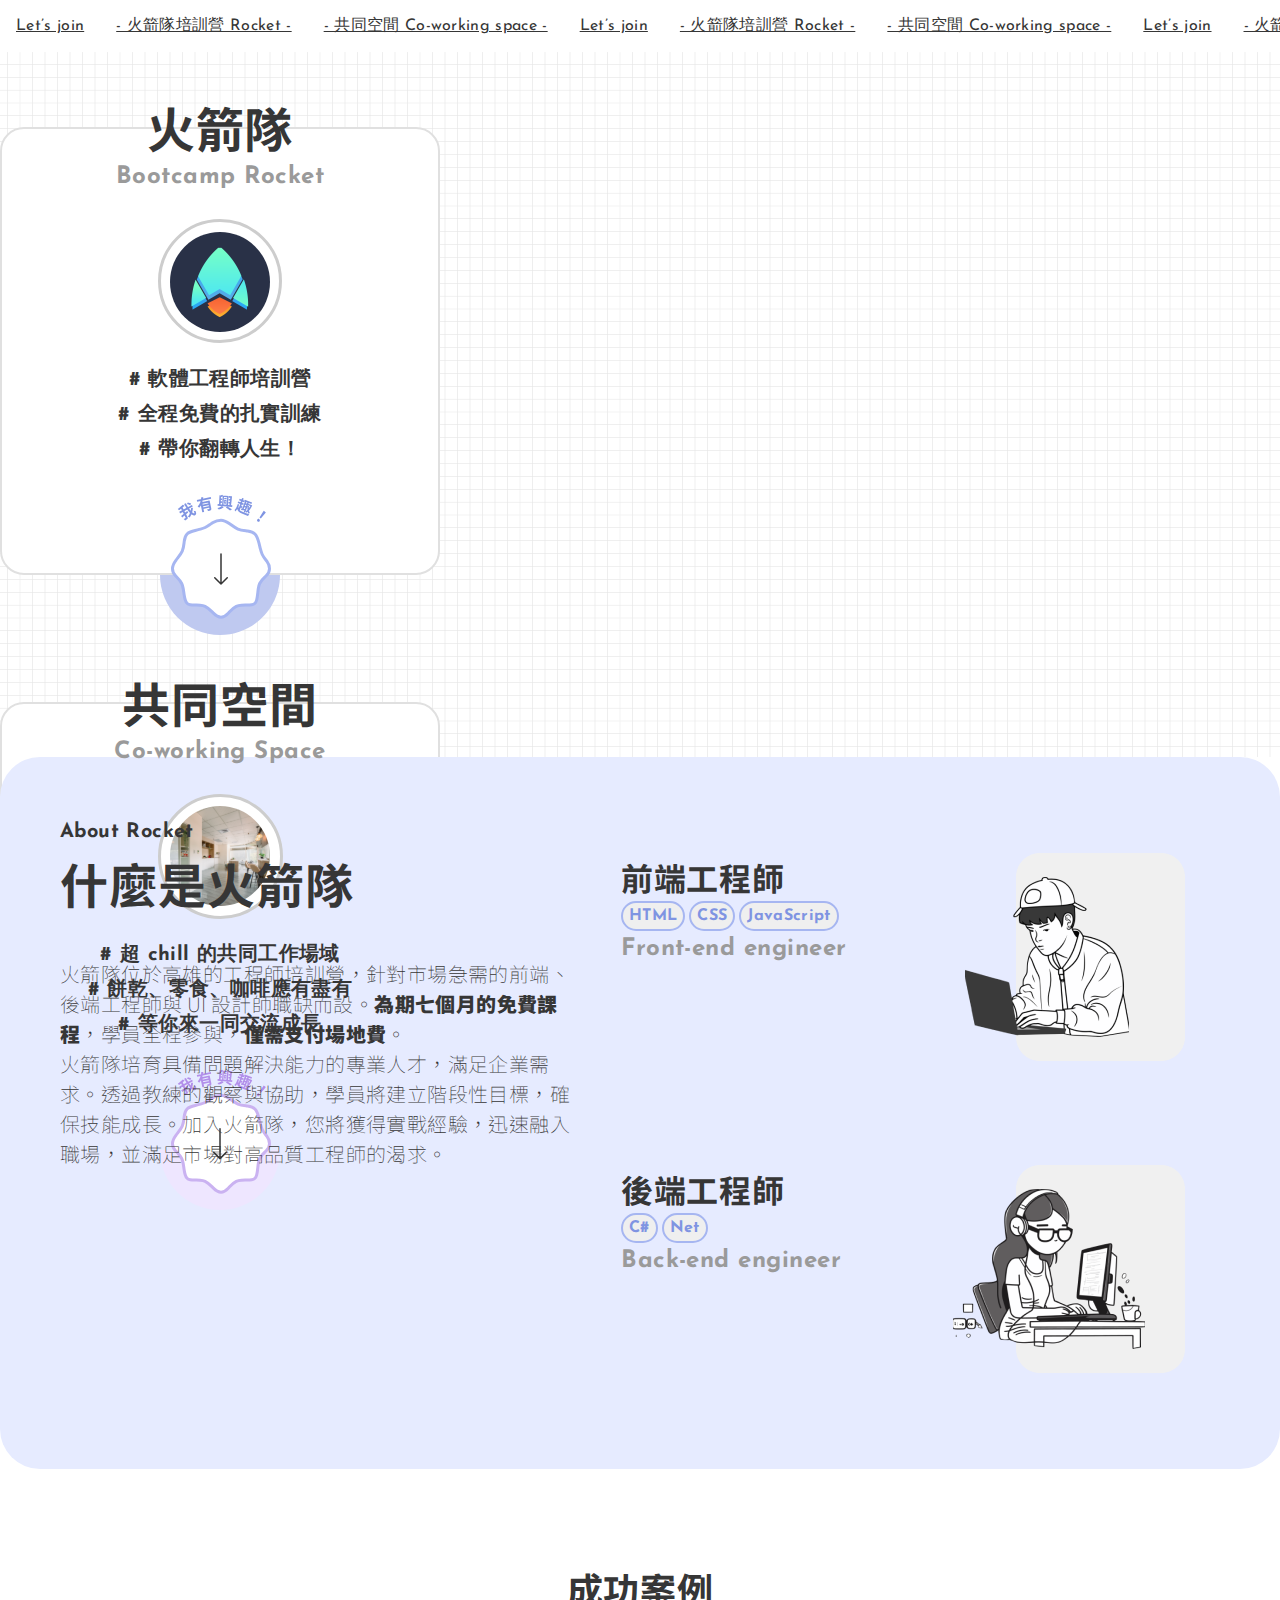
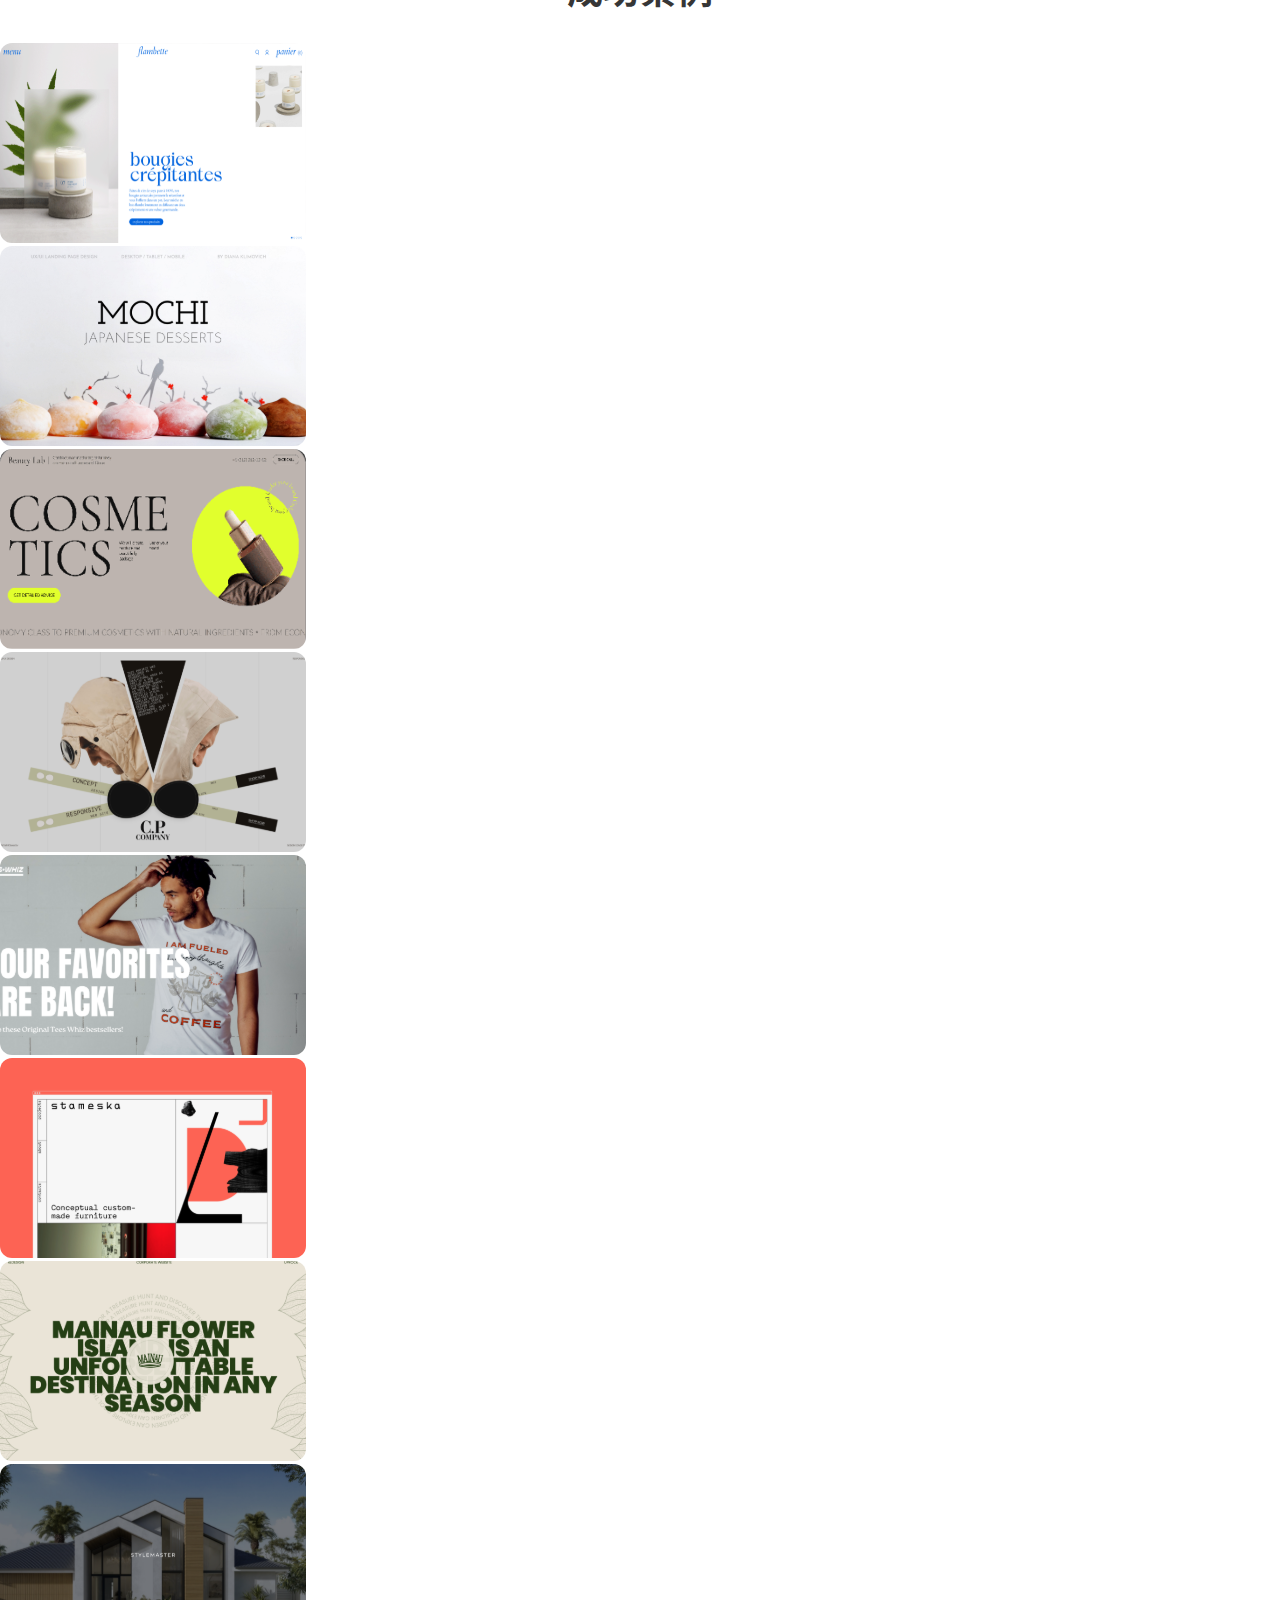
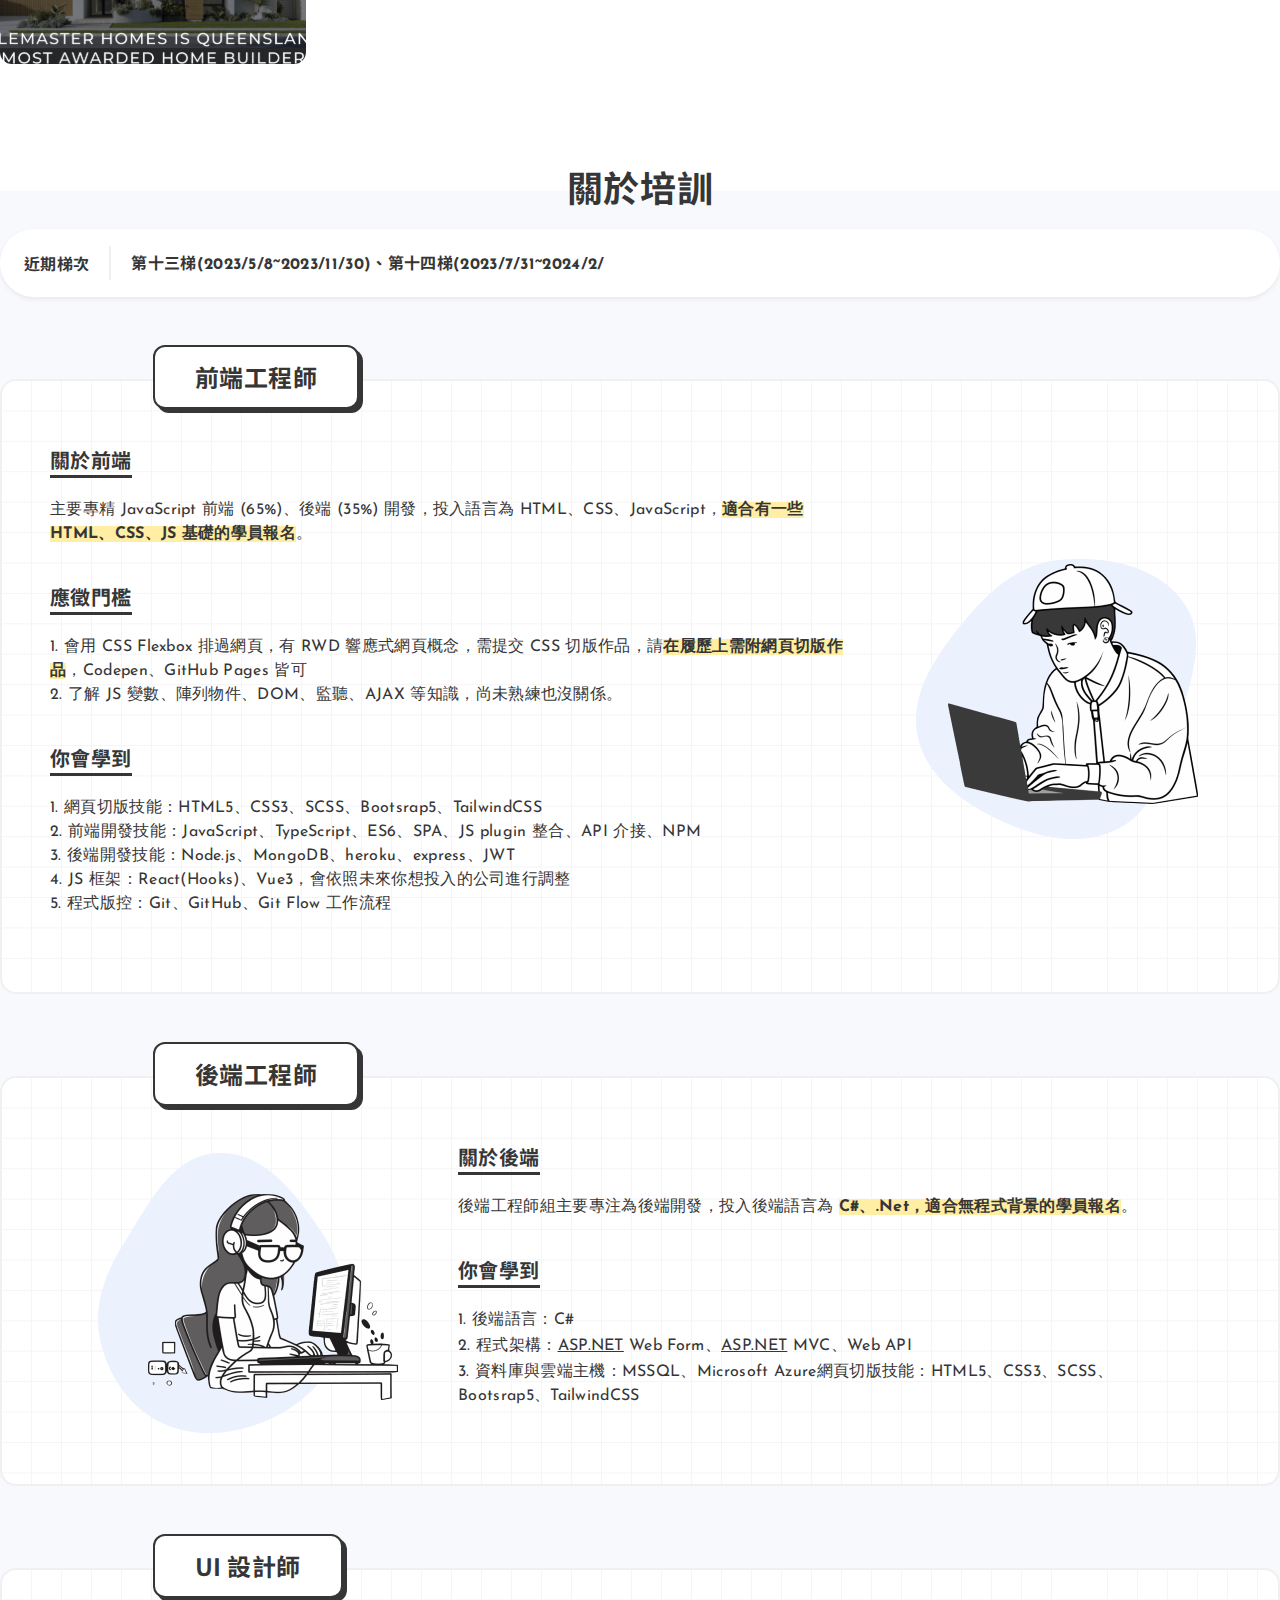
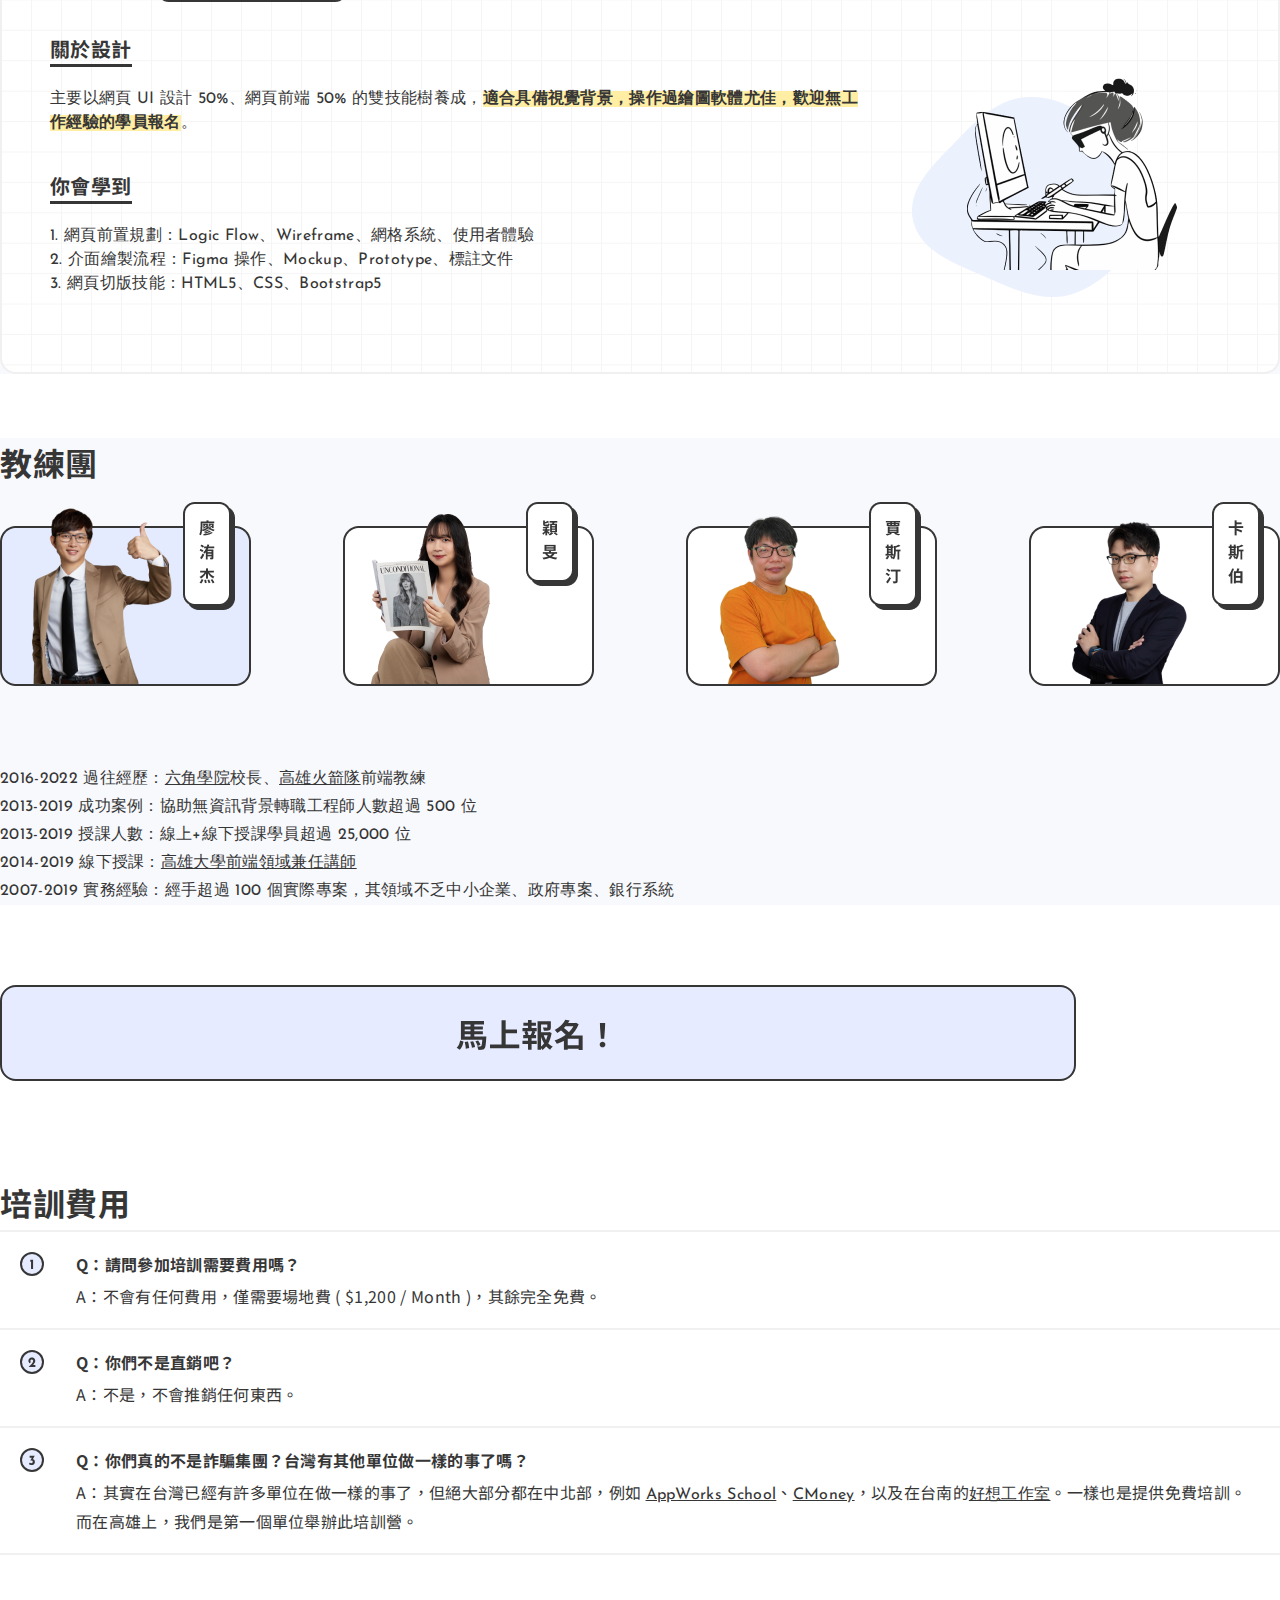
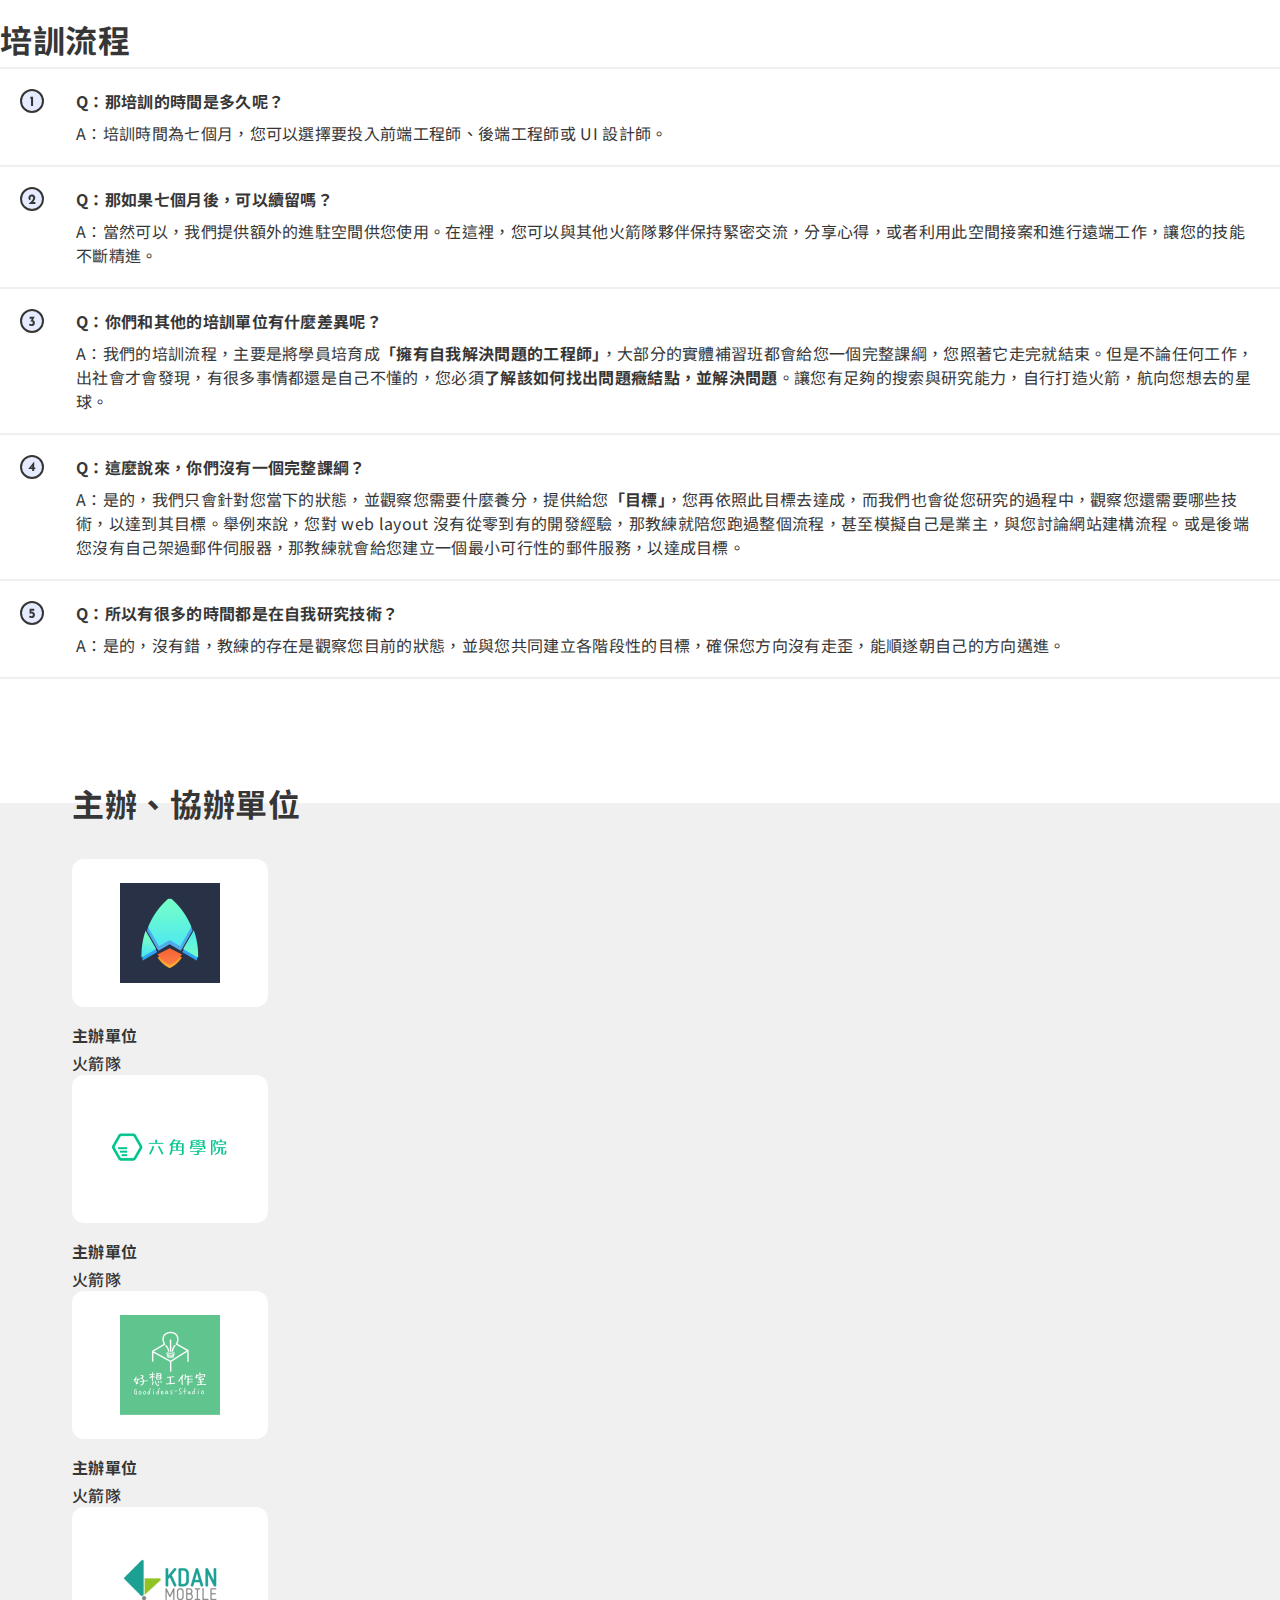
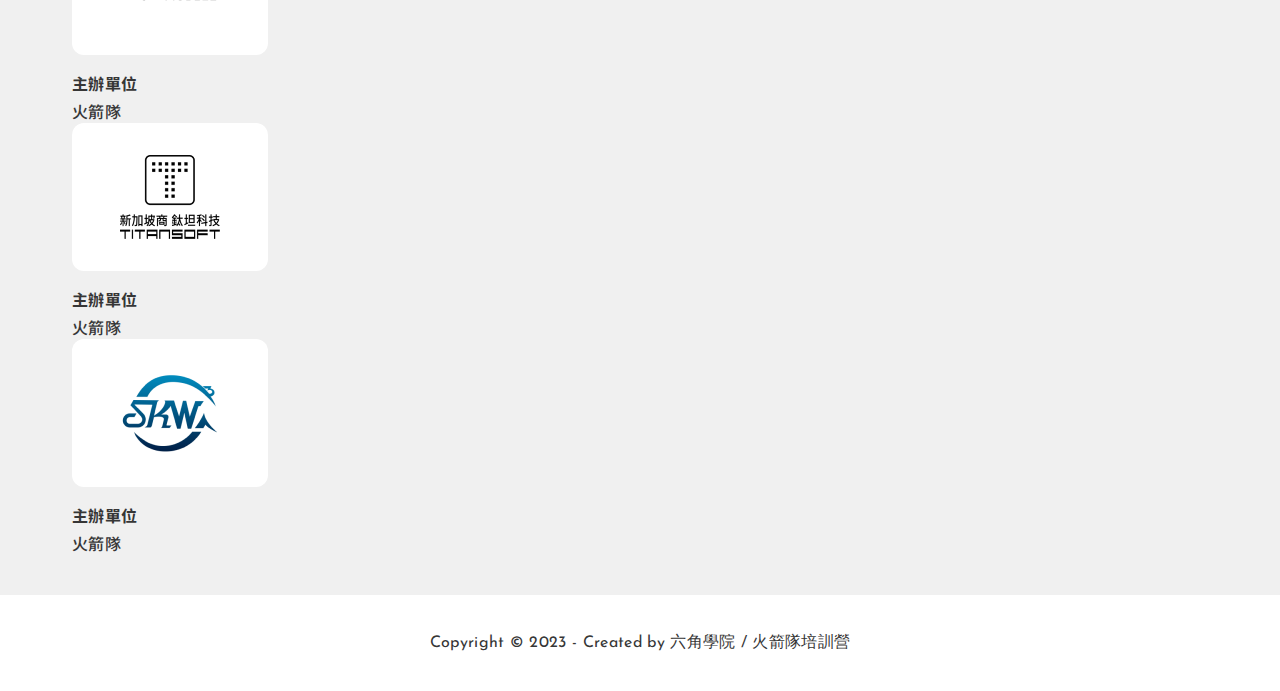
<file: index.html>
<!DOCTYPE html>
<html lang="en">
<head>
    <meta charset="UTF-8">
    <meta http-equiv="X-UA-Compatible" content="IE=edge">
    <meta name="viewport" content="width=device-width, initial-scale=1.0">
    <link href="https://cdn.jsdelivr.net/npm/bootstrap@5.0.0/dist/css/bootstrap.min.css" rel="stylesheet" integrity="sha384-wEmeIV1mKuiNpC+IOBjI7aAzPcEZeedi5yW5f2yOq55WWLwNGmvvx4Um1vskeMj0" crossorigin="anonymous">
    <script src="https://cdn.jsdelivr.net/npm/bootstrap@5.0.0/dist/js/bootstrap.bundle.min.js" integrity="sha384-p34f1UUtsS3wqzfto5wAAmdvj+osOnFyQFpp4Ua3gs/ZVWx6oOypYoCJhGGScy+8" crossorigin="anonymous"></script>
    <link rel="preconnect" href="https://fonts.googleapis.com">
    <link rel="preconnect" href="https://fonts.gstatic.com" crossorigin>
    <link href="https://fonts.googleapis.com/css2?family=Josefin+Sans&family=Noto+Sans+TC&display=swap" rel="stylesheet">
    <link rel="stylesheet" href="style.css">
    <title>Bootcamp Rocket-火箭隊培訓營-主頁</title>
</head>
<body>
    <div class="wrap">
        <div class="header container-fluid bg-white">
            <nav class="navbar navbar-expand-xxl navbar-white">
                  <div class="collapse navbar-collapse marquee" id="navbarSupportedContent">
                    <ul class="navbar-nav me-auto">
                      <li class="nav-item">
                        <a class="nav-link" href="#">Let’s join</a>
                      </li>
                      <li class="nav-item">
                        <a class="nav-link" href="#">- 火箭隊培訓營 Rocket -</a>
                      </li>
                      <li class="nav-item">
                        <a class="nav-link" href="#">- 共同空間 Co-working space -</a>
                      </li>                      
                      <li class="nav-item">
                        <a class="nav-link" href="#">Let’s join</a>
                      </li>
                      <li class="nav-item">
                        <a class="nav-link" href="#">- 火箭隊培訓營 Rocket -</a>
                      </li>
                      <li class="nav-item">
                        <a class="nav-link" href="#">- 共同空間 Co-working space -</a>
                      </li>        
                      <li class="nav-item">
                        <a class="nav-link" href="#">Let’s join</a>
                      </li>
                      <li class="nav-item">
                        <a class="nav-link" href="#">- 火箭隊培訓營 Rocket -</a>
                      </li>
                    </ul>
                  </div>
            </nav>
        </div>
        <div class="section-1">
            <div class="container">
                <div class="row">
                    <div class="col-xxl-4 offset-xxl-1">
                        <div class="block-1">
                            <h1>火箭隊</h1>
                            <div class="block-1-info">
                                <p>Bootcamp Rocket</p>
                                <div class="block-img">
                                    <img src="./火箭隊 landing page/banner-logo-rocket-lg.svg" alt="火箭小LOGO">
                                </div>
                                <ul>
                                    <li># 軟體工程師培訓營</li>
                                    <li># 全程免費的扎實訓練</li>
                                    <li># 帶你翻轉人生！</li>
                                </ul>
                                <img src="./火箭隊 landing page/btn-more.svg" alt="">
                            </div>
                        </div>
                    </div>
                    <div class="col-xxl-4 offset-xxl-2">
                        <div class="block-1">
                            <a href="index-2.html" style="text-decoration: none;"><h1>共同空間</h1></a>
                            <div class="block-1-info">
                                <p>Co-working Space</p>
                                <div class="block-img">
                                    <img src="./火箭隊 landing page/banner-logo-coworking-lg.svg" alt="空間小LOGO">
                                </div>
                                <ul>
                                    <li># 超 chill 的共同工作場域</li>
                                    <li># 餅乾、零食、咖啡應有盡有</li>
                                    <li># 等你來一同交流成長</li>
                                </ul>
                                <a href="index-2.html" style="text-decoration: none;"><img src="./火箭隊 landing page/btn-more-2.svg" alt=""></a>
                            </div>
                        </div>
                    </div>
                </div>
            </div>
        </div>
        <div class="section-2">
            <div class="section-2-info">
                <h5>About Rocket</h5>
                <h1>什麼是火箭隊</h1>
                <p>火箭隊位於高雄的工程師培訓營，針對市場急需的前端、後端工程師與 UI 設計師職缺而設。<span>為期七個月的免費課程</span>，學員全程參與，<span>僅需支付場地費</span>。
                <br>
                火箭隊培育具備問題解決能力的專業人才，滿足企業需求。透過教練的觀察與協助，學員將建立階段性目標，確保技能成長。加入火箭隊，您將獲得實戰經驗，迅速融入職場，並滿足市場對高品質工程師的渴求。
                </p>
            </div>
            <div class="allcard">
                <div class="card" style="margin-bottom: 32px;">
                    <div class="card-info">
                        <div class="d-flex flex-column justify-content-between">
                            <div class="d-flex flex-column justify-content-between align-items-start">
                                <h3>前端工程師</h3>
                                <div>
                                    <button type="button" class="btn btn-light">HTML</button>
                                    <button type="button" class="btn btn-light">CSS</button>
                                    <button type="button" class="btn btn-light">JavaScript</button>
                                </div>
                            </div>
                            <p>Front-end engineer</p>
                        </div>
                        <img src="./火箭隊 landing page/about-rocket-frontend.png" alt="">
                    </div>
                </div>
                <div class="card" style="margin-bottom: 32px;">
                    <div class="card-info">
                        <div class="d-flex flex-column justify-content-between">
                            <div class="d-flex flex-column justify-content-between align-items-start">
                                <h3>後端工程師</h3>
                                <div>
                                    <button type="button" class="btn btn-light">C#</button>
                                    <button type="button" class="btn btn-light">Net</button>
                                </div>
                            </div>
                            <p>Back-end engineer</p>
                        </div>
                        <img src="./火箭隊 landing page/about-rocket-backend.png" alt="">
                    </div>
                </div>
                <div class="card">
                    <div class="card-info">
                        <div class="d-flex flex-column justify-content-between">
                            <div class="d-flex flex-column justify-content-between align-items-start">
                                <h3>UI 設計師</h3>
                                <div>
                                    <button type="button" class="btn btn-light">Figma</button>
                                    <button type="button" class="btn btn-light">Html</button>
                                    <button type="button" class="btn btn-light">CSS</button>
                                </div>
                            </div>
                            <p>UI designer</p>
                        </div>
                        <img src="./火箭隊 landing page/about-rocket-ui.png" alt="">
                    </div>
                </div>
            </div>
        </div>
        </div>
        <div class="section-3">
            <h2>成功案例</h2>
            <div class="container" style="margin-bottom: 32px;">
                <div class="row g-3">
                    <div class="col-md-3">
                        <img src="./火箭隊 landing page/pic.svg" alt="">
                    </div>
                    <div class="col-md-3">
                        <img src="./火箭隊 landing page/pic-1.svg" alt="">
                    </div>
                    <div class="col-md-3">
                        <img src="./火箭隊 landing page/pic-2.svg" alt="">
                    </div>
                    <div class="col-md-3">
                        <img src="./火箭隊 landing page/pic-3.svg" alt="">
                    </div>
                    <div class="col-md-3">
                        <img src="./火箭隊 landing page/pic-4.svg" alt="">
                    </div>
                    <div class="col-md-3">
                        <img src="./火箭隊 landing page/pic-5.svg" alt="">
                    </div>
                    <div class="col-md-3">
                        <img src="./火箭隊 landing page/pic-6.svg" alt="">
                    </div>
                    <div class="col-md-3">
                        <img src="./火箭隊 landing page/pic-7.svg" alt="">
                    </div>
                  </div>
            </div>
            <h2>關於培訓</h2>
            <div class="training">
                <div class="about container">
                    <div class="row">
                        <div class="col-xxl-6 offset-xxl-3">
                            <div class="shift-info">
                                <p>近期梯次</p>
                                <img src="./火箭隊 landing page/Line 1.svg" alt="">
                                <p class="shift">第十三梯<span class="english">(2023/5/8~2023/11/30)</span>、第十四梯<span class="english">(2023/7/31~2024/2/</span></p>
                            </div>
                        </div>
                    </div>
                    <div class="about-info">
                        <div class="intro">
                            <p class="body1">前端工程師</p>
                        </div>
                        <div class="about-content" >
                            <div class="content-info col-xxl-10 offset-xxl-1">
                                <div class="content-block">
                                    <div class="about-engineer">
                                        <h5>關於前端</h5>
                                        <p>主要專精 JavaScript 前端 (65%)、後端 (35%) 開發，投入語言為 HTML、CSS、JavaScript，<span>適合有一些 HTML、CSS、JS 基礎的學員報名</span>。</p>
                                    </div>
                                    <div class="about-engineer">
                                        <h5>應徵門檻</h5>
                                        <ul>
                                            <ol>1. 會用 CSS Flexbox 排過網頁，有 RWD 響應式網頁概念，需提交 CSS 切版作品，請<span>在履歷上需附網頁切版作品</span>，Codepen、GitHub Pages 皆可</ol>
                                            <ol>2. 了解 JS 變數、陣列物件、DOM、監聽、AJAX 等知識，尚未熟練也沒關係。</ol>
                                        </ul>
                                    </div>
                                    <div class="about-engineer">
                                        <h5>你會學到</h5>
                                        <ul>
                                            <ol>1. 網頁切版技能：HTML5、CSS3、SCSS、Bootsrap5、TailwindCSS</ol>
                                            <ol>2. 前端開發技能：JavaScript、TypeScript、ES6、SPA、JS plugin 整合、API 介接、NPM</ol>
                                            <ol>3. 後端開發技能：Node.js、MongoDB、heroku、express、JWT</ol>
                                            <ol>4. JS 框架：React(Hooks)、Vue3，會依照未來你想投入的公司進行調整</ol>
                                            <ol>5. 程式版控：Git、GitHub、Git Flow 工作流程</ol>
                                        </ul>
                                    </div>
                                </div>
                                <img src="./火箭隊 landing page/training-img-frontend-lg.png" alt="">
                            </div>
                        </div>
                        <div class="backend-engineer">
                            <div class="intro">
                                <p class="body1">後端工程師</p>
                            </div>
                            <div class="about-content" >
                                <div class="content-info col-xxl-10 offset-xxl-1">
                                    <img class="Back-end" src="./火箭隊 landing page/training-img-backend-lg.png" alt="">
                                    <div class="content-block">
                                        <div class="about-engineer">
                                            <h5>關於後端</h5>
                                            <p>後端工程師組主要專注為後端開發，投入後端語言為 <span>C#、.Net，適合無程式背景的學員報名</span>。</p>
                                        </div>
                                        <div class="about-engineer">
                                            <h5>你會學到</h5>
                                            <ul>
                                                <ol>1. 後端語言：C#</ol>
                                                <ol>2. 程式架構：<a href="https://dotnet.microsoft.com/zh-cn/apps/aspnet" target="_blank">ASP.NET</a> Web Form、<a href="https://dotnet.microsoft.com/zh-cn/apps/aspnet" target="_blank">ASP.NET</a> MVC、Web API</ol>
                                                <ol>3. 資料庫與雲端主機：MSSQL、Microsoft Azure網頁切版技能：HTML5、CSS3、SCSS、Bootsrap5、TailwindCSS</ol>
                                            </ul>
                                        </div>
                                    </div>
                                </div>
                            </div>
                        </div>
                        <div class="uidesigner">
                            <div class="intro">
                                <p class="body1">UI 設計師</p>
                            </div>
                            <div class="about-content" >
                                <div class="content-info col-xxl-10 offset-xxl-1">
                                    <div class="content-block">
                                        <div class="about-engineer">
                                            <h5>關於設計</h5>
                                            <p>主要以網頁 UI 設計 50%、網頁前端 50% 的雙技能樹養成，<span>適合具備視覺背景，操作過繪圖軟體尤佳，歡迎無工作經驗的學員報名</span>。</p>
                                        </div>
                                        <div class="about-engineer">
                                            <h5>你會學到</h5>
                                            <ul>
                                                <ol>1. 網頁前置規劃：Logic Flow、Wireframe、網格系統、使用者體驗</ol>
                                                <ol>2. 介面繪製流程：Figma 操作、Mockup、Prototype、標註文件</ol>
                                                <ol>3. 網頁切版技能：HTML5、CSS、Bootstrap5</ol>
                                            </ul>
                                        </div>
                                    </div>
                                    <img src="./火箭隊 landing page/training-img-ui-lg.png" alt="">
                                </div>
                            </div>
                        </div>
                    </div>
                </div>
            </div>
        </div>
        <div class="section-4">
            <div class="container">
                <div class="row  col-xxl-10 offset-xxl-1">
                    <h3>教練團</h3>
                    <ul class="coachteam">
                        <li><img src="./火箭隊 landing page/前端教練｜廖洧杰.png" alt=""></li>
                        <li><img src="./火箭隊 landing page/前端教練｜穎旻.png" alt=""></li>
                        <li><img src="./火箭隊 landing page/後端教練｜賈斯汀.png" alt=""></li>
                        <li><img src="./火箭隊 landing page/UI教練｜卡斯伯.png" alt=""></li>
                    </ul>
                    <ul class="experience">
                        <li>2016-2022 過往經歷：<a href="https://www.hexschool.com/" target="_blank">六角學院</a>校長、<a href="https://www.facebook.com/%E7%81%AB%E7%AE%AD%E9%9A%8A%E5%9F%B9%E8%A8%93%E7%87%9F-113926539963626">高雄火箭隊</a>前端教練</li>
                        <li>2013-2019 成功案例：協助無資訊背景轉職工程師人數超過 500 位</li>
                        <li>2013-2019 授課人數：線上+線下授課學員超過 25,000 位</li>
                        <li>2014-2019 線下授課：<a href="https://im.nuk.edu.tw/p/426-1038-7.php?Lang=zh-tw">高雄大學前端領域兼任講師</a></li>
                        <li>2007-2019 實務經驗：經手超過 100 個實際專案，其領域不乏中小企業、政府專案、銀行系統</li>
                    </ul>
                    
                </div>
            </div>
        </div>
        <div class="container" style="margin-top: -48px; margin-bottom: 87px;">
            <div class="row  col-xxl-10 offset-xxl-1">
                <a href="#" class="image-button">
                    <img src='./火箭隊 landing page/GO-State=default.svg' alt="">
                  </a>
            </div>
        </div>
        <div class="section-5">
            <div class="container">
                <div class="row">
                    <div class="col-xxl-8 offset-xxl-2 ">
                        <h3>培訓費用</h3>
                        <div class="training-price" style="border-top: 2px solid  #F0F0F0;">
                            <img src="./火箭隊 landing page/ic-no.1-lg.svg" alt="">
                            <div>
                                <p style="font-weight: 700;margin-bottom: 8px;">Q：請問參加培訓需要費用嗎？</p>
                                <p>A：不會有任何費用，僅需要場地費 ( $1,200 / Month )，其餘完全免費。</p>
                            </div>
                        </div>
                        <div class="training-price">
                            <img src="./火箭隊 landing page/ic-no.2-lg.svg" alt="">
                            <div>
                                <p style="font-weight: 700;margin-bottom: 8px;">Q：你們不是直銷吧？</p>
                                <p>A：不是，不會推銷任何東西。</p>
                            </div>
                        </div>
                        <div class="training-price">
                            <img src="./火箭隊 landing page/ic-no.3-lg.svg" alt="">
                            <div>
                                <p style="font-weight: 700;margin-bottom: 8px;">Q：你們真的不是詐騙集團？台灣有其他單位做一樣的事了嗎？</p>
                                <p>A：其實在台灣已經有許多單位在做一樣的事了，但絕大部分都在中北部，例如 <a href="https://school.appworks.tw/" target="_blank">AppWorks School</a>、<a href="https://www.programmer101.org/" target="_blank">CMoney</a>，以及在台南的<a href="https://www.facebook.com/GoodideasStudio/">好想工作室</a>。一樣也是提供免費培訓。而在高雄上，我們是第一個單位舉辦此培訓營。</p>
                            </div>
                        </div>
                        <h3 style="margin-top: 60px;">培訓流程</h3>
                        <div class="training-price" style="border-top: 2px solid  #F0F0F0;">
                            <img src="./火箭隊 landing page/ic-no.1-lg.svg" alt="">
                            <div>
                                <p style="font-weight: 700;margin-bottom: 8px;">Q：那培訓的時間是多久呢？</p>
                                <p>A：培訓時間為七個月，您可以選擇要投入前端工程師、後端工程師或 UI 設計師。</p>
                            </div>
                        </div>
                        <div class="training-price">
                            <img src="./火箭隊 landing page/ic-no.2-lg.svg" alt="">
                            <div>
                                <p style="font-weight: 700;margin-bottom: 8px;">Q：那如果七個月後，可以續留嗎？</p>
                                <p>A：當然可以，我們提供額外的進駐空間供您使用。在這裡，您可以與其他火箭隊夥伴保持緊密交流，分享心得，或者利用此空間接案和進行遠端工作，讓您的技能不斷精進。</p>
                            </div>
                        </div>
                        <div class="training-price">
                            <img src="./火箭隊 landing page/ic-no.3-lg.svg" alt="">
                            <div>
                                <p style="font-weight: 700;margin-bottom: 8px;">Q：你們和其他的培訓單位有什麼差異呢？</p>
                                <p>A：我們的培訓流程，主要是將學員培育成<span style="font-weight: 700;">「擁有自我解決問題的工程師」</span>，大部分的實體補習班都會給您一個完整課綱，您照著它走完就結束。但是不論任何工作，出社會才會發現，有很多事情都還是自己不懂的，您必須<span style="font-weight: 700;">了解該如何找出問題癥結點，並解決問題</span>。讓您有足夠的搜索與研究能力，自行打造火箭，航向您想去的星球。</p>
                            </div>
                        </div>
                        <div class="training-price">
                            <img src="./火箭隊 landing page/ic-no.4-lg.svg" alt="">
                            <div>
                                <p style="font-weight: 700;margin-bottom: 8px;">Q：這麼說來，你們沒有一個完整課綱？</p>
                                <p>A：是的，我們只會針對您當下的狀態，並觀察您需要什麼養分，提供給您<span style="font-weight: 700;">「目標」</span>，您再依照此目標去達成，而我們也會從您研究的過程中，觀察您還需要哪些技術，以達到其目標。舉例來說，您對 web layout 沒有從零到有的開發經驗，那教練就陪您跑過整個流程，甚至模擬自己是業主，與您討論網站建構流程。或是後端您沒有自己架過郵件伺服器，那教練就會給您建立一個最小可行性的郵件服務，以達成目標。</p>
                            </div>
                        </div>
                        <div class="training-price" style="margin-bottom: 100px;">
                            <img src="./火箭隊 landing page/ic-no.5-lg.svg" alt="">
                            <div>
                                <p style="font-weight: 700;margin-bottom: 8px;">Q：所以有很多的時間都是在自我研究技術？</p>
                                <p>A：是的，沒有錯，教練的存在是觀察您目前的狀態，並與您共同建立各階段性的目標，確保您方向沒有走歪，能順遂朝自己的方向邁進。</p>
                            </div>
                        </div>
                    </div>
                </div>
            </div>
        </div>
        <div class="section-6">
            <h3>主辦、協辦單位</h3>
            <div class="host-block">
                <div class="container">
                    <div class="row">
                        <div class="host-content" style="padding-left: 0; padding-right: 0;">
                            <div class="div">
                            <div class="host" style="padding: 24px 48px;">
                                <img src="./火箭隊 landing page/organizer-rocket-lg.png" alt="">
                            </div>
                            <p>主辦單位</p>
                            <p style="font-weight: 500; margin-top: 4px;">火箭隊</p>
                            </div>
                        </div>
                        <div class="host-content" style="padding-left: 0; padding-right: 0;">
                            <div class="div">
                            <div class="host" style="padding: 55px 38px;">
                                <img src="./火箭隊 landing page/organizer-hexschool-lg.png" alt="">
                            </div>
                            <p>主辦單位</p>
                            <p style="font-weight: 500; margin-top: 4px;">火箭隊</p>
                            </div>
                        </div>
                        <div class="host-content" style="padding-left: 0; padding-right: 0;">
                            <div class="div">
                            <div class="host" style="padding: 24px 48px;">
                                <img src="./火箭隊 landing page/organizer-goodidea-lg.png" alt="">
                            </div>
                            <p>主辦單位</p>
                            <p style="font-weight: 500; margin-top: 4px;">火箭隊</p>
                            </div>
                        </div>
                        <div class="host-content" style="padding-left: 0; padding-right: 0;">
                            <div class="div">
                            <div class="host" style="padding: 34px 18px;">
                                <img src="./火箭隊 landing page/organizer-kdan-lg.png" alt="">
                            </div>
                            <p>主辦單位</p>
                            <p style="font-weight: 500; margin-top: 4px;">火箭隊</p>
                            </div>
                        </div>
                        <div class="host-content" style="padding-left: 0; padding-right: 0;">
                            <div class="div">
                            <div class="host" style="padding: 32px 48px;">
                                <img src="./火箭隊 landing page/organizer-titan-lg.pg.png" alt="">
                            </div>
                            <p>主辦單位</p>
                            <p style="font-weight: 500; margin-top: 4px;">火箭隊</p>
                            </div>
                        </div>
                        <div class="host-content" style="padding-left: 0; padding-right: 0; margin-right: 0;">
                            <div class="div">
                            <div class="host" style="padding: 24px 48px;">
                                <img src="./火箭隊 landing page/organizer-skw-lg.png" alt="">
                            </div>
                            <p>主辦單位</p>
                            <p style="font-weight: 500; margin-top: 4px;">火箭隊</p>
                            </div>
                        </div>
                </div>
            </div>
        </div>
        <div class="footer">
            <p>Copyright © 2023 - Created by 六角學院 / 火箭隊培訓營</p>
        </div>
    </div>
</body>
</html>
</file>
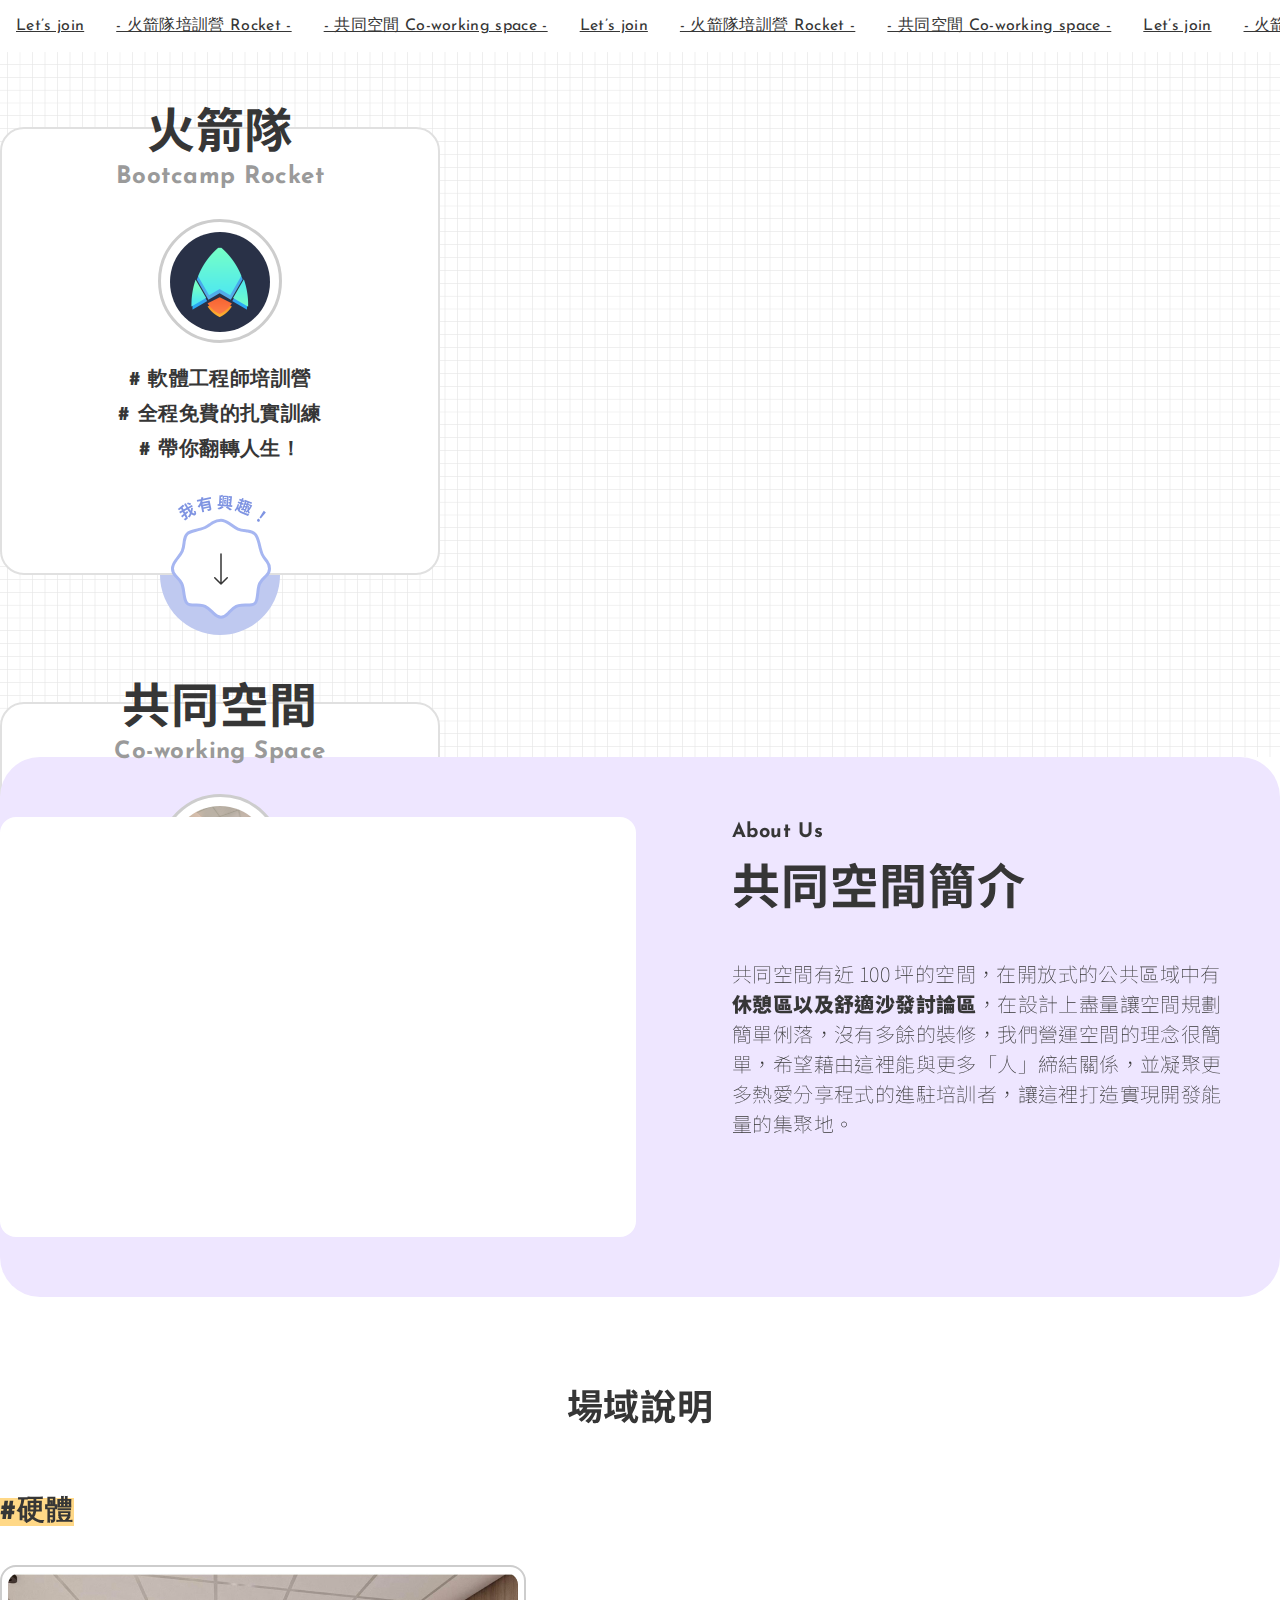
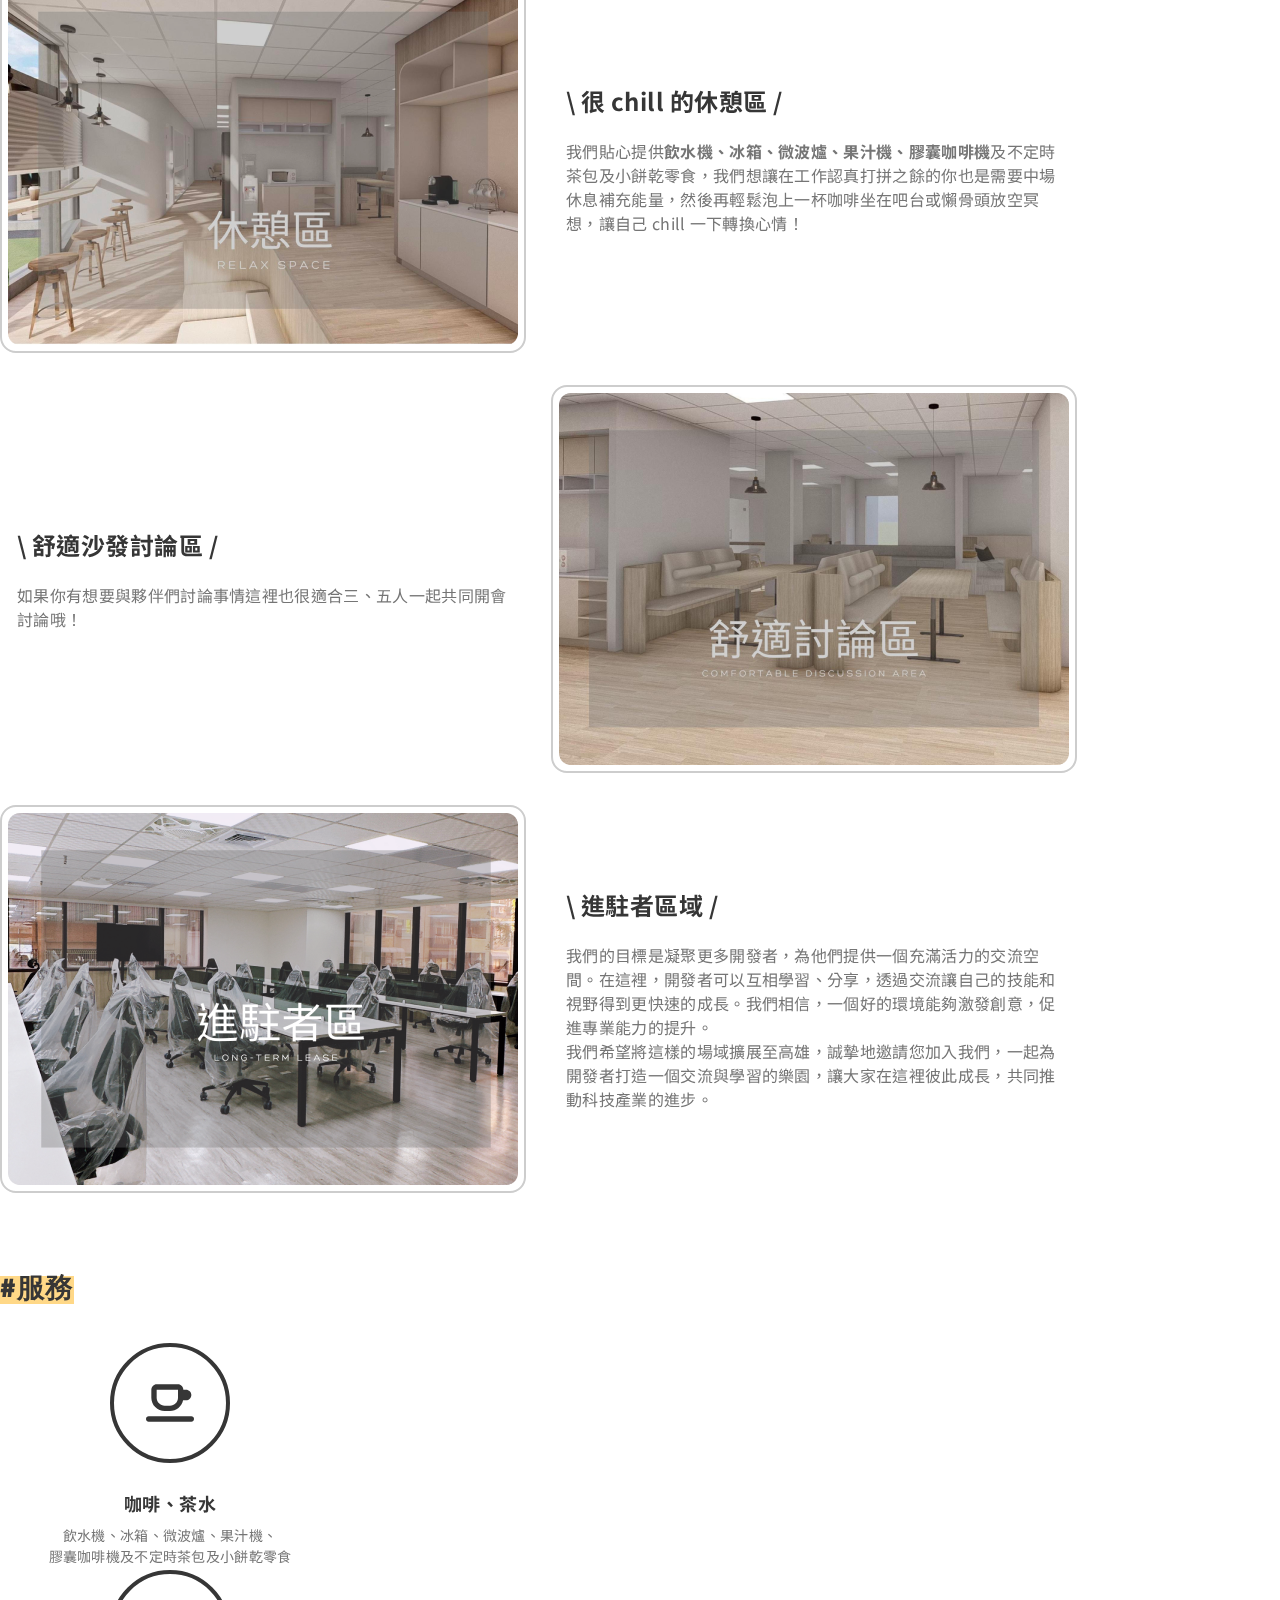
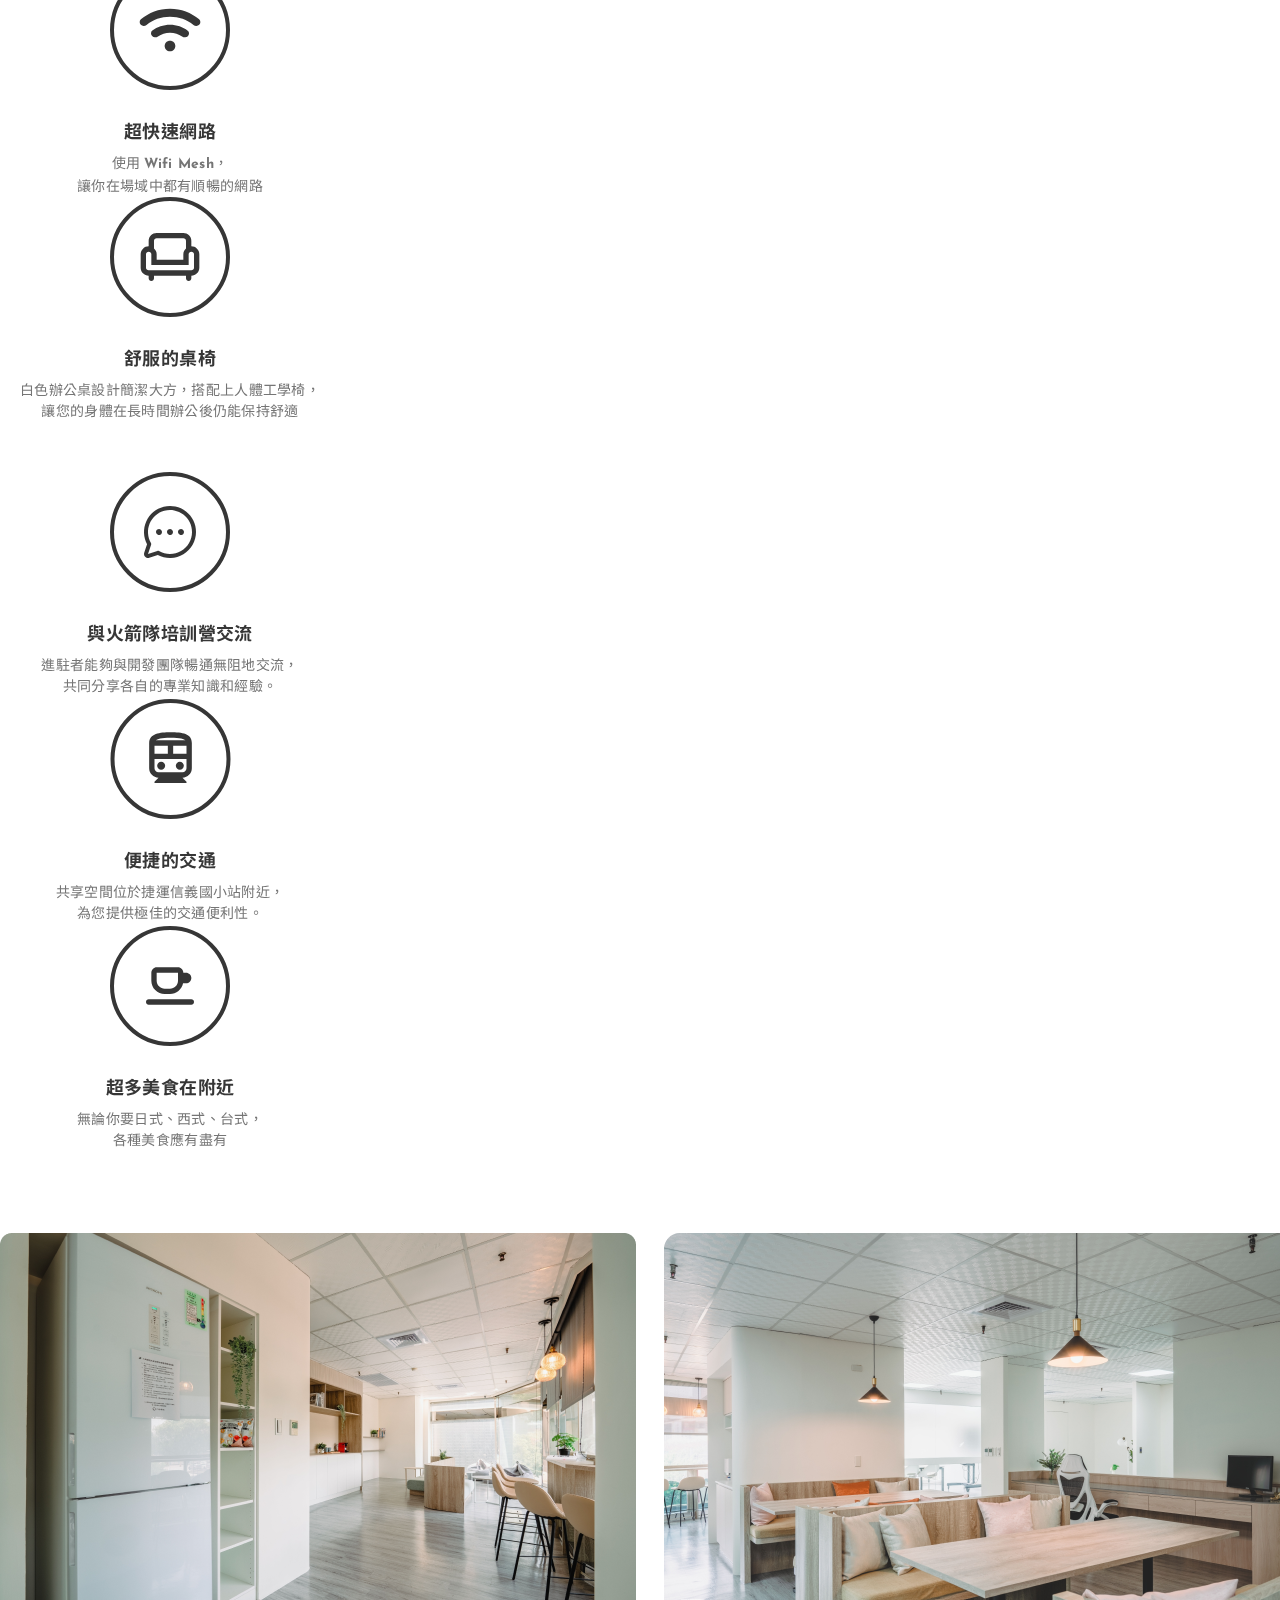
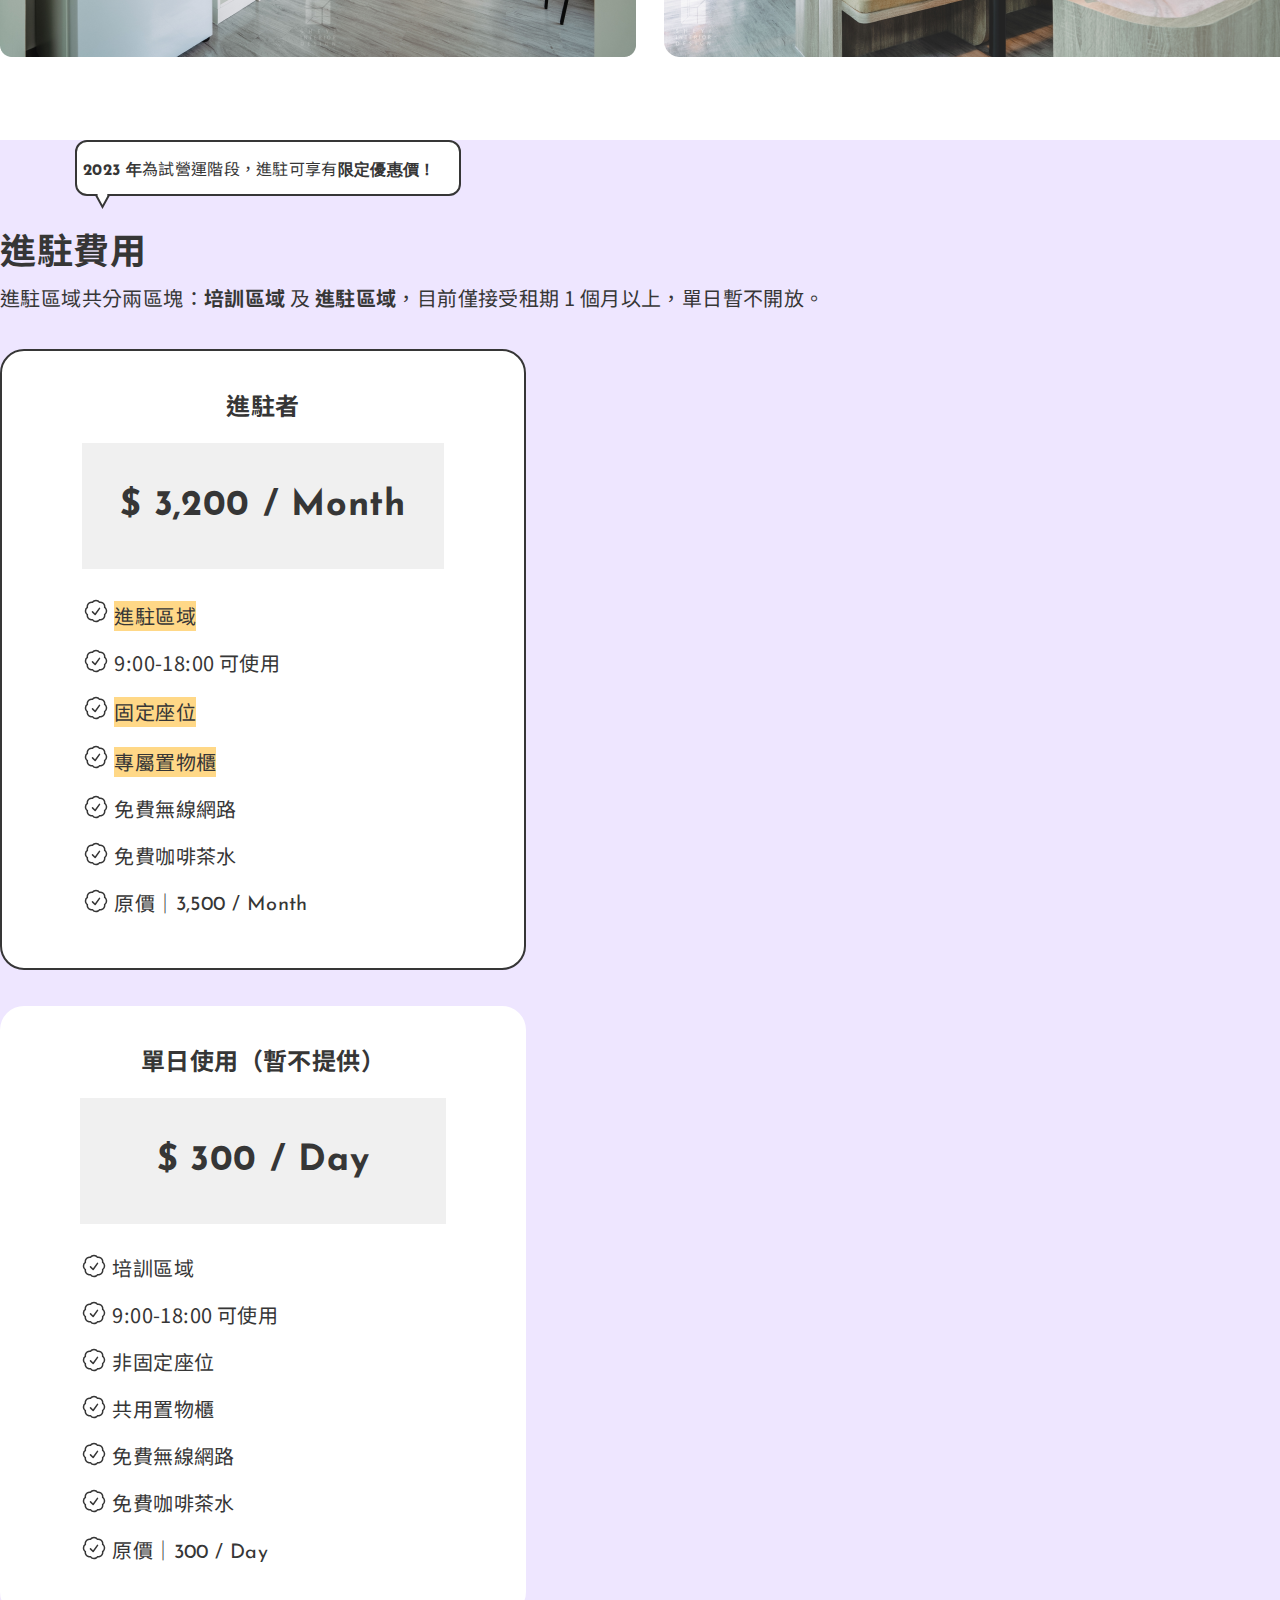
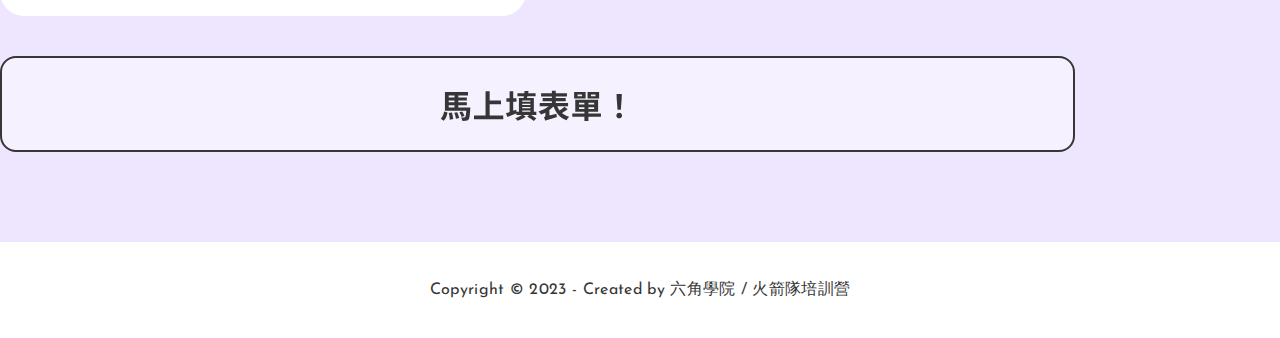
<file: index-2.html>
<!DOCTYPE html>
<html lang="en">
<head>
    <meta charset="UTF-8">
    <meta http-equiv="X-UA-Compatible" content="IE=edge">
    <meta name="viewport" content="width=device-width, initial-scale=1.0">
    <link href="https://cdn.jsdelivr.net/npm/bootstrap@5.0.0/dist/css/bootstrap.min.css" rel="stylesheet" integrity="sha384-wEmeIV1mKuiNpC+IOBjI7aAzPcEZeedi5yW5f2yOq55WWLwNGmvvx4Um1vskeMj0" crossorigin="anonymous">
    <script src="https://cdn.jsdelivr.net/npm/bootstrap@5.0.0/dist/js/bootstrap.bundle.min.js" integrity="sha384-p34f1UUtsS3wqzfto5wAAmdvj+osOnFyQFpp4Ua3gs/ZVWx6oOypYoCJhGGScy+8" crossorigin="anonymous"></script>
    <link rel="preconnect" href="https://fonts.googleapis.com">
    <link rel="preconnect" href="https://fonts.gstatic.com" crossorigin>
    <link href="https://fonts.googleapis.com/css2?family=Josefin+Sans&family=Noto+Sans+TC&display=swap" rel="stylesheet">
    <link rel="stylesheet" href="style-2.css">
    <title>Bootcamp Rocket-共同空間-主頁</title>
</head>
<body>
    <div class="wrap">
        <div class="header container-fluid bg-white">
            <nav class="navbar navbar-expand-xxl navbar-white">
                  <div class="collapse navbar-collapse marquee" id="navbarSupportedContent">
                    <ul class="navbar-nav me-auto">
                      <li class="nav-item">
                        <a class="nav-link" href="#">Let’s join</a>
                      </li>
                      <li class="nav-item">
                        <a class="nav-link" href="#">- 火箭隊培訓營 Rocket -</a>
                      </li>
                      <li class="nav-item">
                        <a class="nav-link" href="#">- 共同空間 Co-working space -</a>
                      </li>                      
                      <li class="nav-item">
                        <a class="nav-link" href="#">Let’s join</a>
                      </li>
                      <li class="nav-item">
                        <a class="nav-link" href="#">- 火箭隊培訓營 Rocket -</a>
                      </li>
                      <li class="nav-item">
                        <a class="nav-link" href="#">- 共同空間 Co-working space -</a>
                      </li>        
                      <li class="nav-item">
                        <a class="nav-link" href="#">Let’s join</a>
                      </li>
                      <li class="nav-item">
                        <a class="nav-link" href="#">- 火箭隊培訓營 Rocket -</a>
                      </li>
                    </ul>
                  </div>
            </nav>
        </div>
        <div class="section-1">
            <div class="container">
                <div class="row">
                    <div class="col-xxl-4 offset-xxl-1">
                        <div class="block-1">
                            <a href="index.html" style="text-decoration: none;"><h1>火箭隊</h1></a>
                            <div class="block-1-info">
                                <p>Bootcamp Rocket</p>
                                <div class="block-img">
                                    <img src="./火箭隊 landing page/banner-logo-rocket-lg.svg" alt="火箭小LOGO">
                                </div>
                                <ul>
                                    <li># 軟體工程師培訓營</li>
                                    <li># 全程免費的扎實訓練</li>
                                    <li># 帶你翻轉人生！</li>
                                </ul>
                                <a href="index.html" style="text-decoration: none;"><img src="./火箭隊 landing page/btn-more.svg" alt=""></a>
                            </div>
                        </div>
                    </div>
                    <div class="col-xxl-4 offset-xxl-2">
                        <div class="block-1">
                            <h1>共同空間</h1>
                            <div class="block-1-info">
                                <p>Co-working Space</p>
                                <div class="block-img">
                                    <img src="./火箭隊 landing page/banner-logo-coworking-lg.svg" alt="空間小LOGO">
                                </div>
                                <ul>
                                    <li># 超 chill 的共同工作場域</li>
                                    <li># 餅乾、零食、咖啡應有盡有</li>
                                    <li># 等你來一同交流成長</li>
                                </ul>
                                <img src="./火箭隊 landing page/btn-more-2.svg" alt="">
                            </div>
                        </div>
                    </div>
                </div>
            </div>
        </div>
        <div class="section-2">
            <div class="container">
                <div class="row">
                    <div class="section-2-info">
                        <div class="map">
                            <iframe src="https://www.google.com/maps/embed?pb=!1m18!1m12!1m3!1d3682.6906363334665!2d120.30793527504164!3d22.62802483093718!2m3!1f0!2f0!3f0!3m2!1i1024!2i768!4f13.1!3m3!1m2!1s0x346e0491b7febacd%3A0x24542bac2726199b!2z5a-25oiQ5LiW57SA5aSn5qiT!5e0!3m2!1szh-TW!2sus!4v1684206117002!5m2!1szh-TW!2sus" width="612" height="396" style="border:0;" allowfullscreen="" loading="lazy" referrerpolicy="no-referrer-when-downgrade"></iframe>
                        </div>
                        <div>
                            <h5>About Us</h5>
                            <h1>共同空間簡介</h1>
                            <p>共同空間有近 100 坪的空間，在開放式的公共區域中有<span>休憩區以及舒適沙發討論區</span>，在設計上盡量讓空間規劃簡單俐落，沒有多餘的裝修，我們營運空間的理念很簡單，希望藉由這裡能與更多「人」締結關係，並凝聚更多熱愛分享程式的進駐培訓者，讓這裡打造實現開發能量的集聚地。
                            </p>
                        </div>
                    </div>
                </div>
            </div>
        </div>
        
        <div class="section-3">
            <h2>場域說明</h2>
            <div class="container">
                <div class="row">
                    <div class="offset-xxl-1">
                        <h4>#硬體</h4>
                        <div class="instruction-block">
                                <div class="instruction-pic col-xxl-5">
                                    <img src="./火箭隊 landing page/instruction-rest-lg.png" alt="">
                                </div>
                                <div>
                                    <h5>\ 很 chill 的休憩區 /</h5>
                                    <p>我們貼心提供<span>飲水機、冰箱、微波爐、果汁機、膠囊咖啡機</span>及不定時茶包及小餅乾零食，我們想讓在工作認真打拼之餘的你也是需要中場休息補充能量，然後再輕鬆泡上一杯咖啡坐在吧台或懶骨頭放空冥想，讓自己 chill 一下轉換心情！</p>
                                </div>   
                        </div>     
                    </div>
                    <div class="offset-xxl-1">
                        <div class="instruction-block">
                                <div style="margin-left: 17px;margin-right: 40px;">
                                    <h5>\ 舒適沙發討論區 /</h5>
                                    <p>如果你有想要與夥伴們討論事情這裡也很適合三、五人一起共同開會討論哦！</p>
                                </div>   
                                <div class="instruction-pic col-xxl-5">
                                    <img src="./火箭隊 landing page/instruction-discuss-lg.png" alt="">
                                </div>
                        </div>     
                    </div>
                    <div class="offset-xxl-1">
                        <div class="instruction-block" style="margin-bottom: 76px;">
                                <div class="instruction-pic col-xxl-5">
                                    <img src="./火箭隊 landing page/instruction-freelancer-lg.png" alt="">
                                </div>
                                <div>
                                    <h5>\ 進駐者區域 /</h5>
                                    <p>我們的目標是凝聚更多開發者，為他們提供一個充滿活力的交流空間。在這裡，開發者可以互相學習、分享，透過交流讓自己的技能和視野得到更快速的成長。我們相信，一個好的環境能夠激發創意，促進專業能力的提升。
                                    </p>
                                    <p>
                                        我們希望將這樣的場域擴展至高雄，誠摯地邀請您加入我們，一起為開發者打造一個交流與學習的樂園，讓大家在這裡彼此成長，共同推動科技產業的進步。
                                    </p>
                                </div>   
                        </div>     
                    </div>
                    <div class="offset-xxl-1 icon">
                        <h4>#服務</h4>
                        <div class="d-flex col-xxl-10" style="margin-bottom: 48px;margin-top: 32px;">
                            <div class="icon-block" style="margin-right: 28px;">
                                <img src="./火箭隊 landing page/ic-coffee-lg.svg" alt="">
                                <p class="ic-text-1">咖啡、茶水</p>
                                <p class="ic-text-2">飲水機、冰箱、微波爐、果汁機、
                                    <br>
                                    膠囊咖啡機及不定時茶包及小餅乾零食</p>
                            </div>
                            <div class="icon-block" style="margin-right: 28px;">
                                <img src="./火箭隊 landing page/ic-wifi-lg.svg" alt="">
                                <p class="ic-text-1">超快速網路</p>
                                <p class="ic-text-2">使用 <span style="font-family: 'Josefin Sans';">Wifi Mesh</span>，
                                    <br>
                                    讓你在場域中都有順暢的網路</p>
                            </div>
                            <div class="icon-block">
                                <img src="./火箭隊 landing page/ic-office-lg.svg" alt="">
                                <p class="ic-text-1">舒服的桌椅</p>
                                <p class="ic-text-2">白色辦公桌設計簡潔大方，搭配上人體工學椅，
                                    <br>
                                    讓您的身體在長時間辦公後仍能保持舒適</p>
                            </div>
                        </div>
                        <div class="d-flex col-xxl-10">
                            <div class="icon-block" style="margin-right: 28px;">
                                <img src="./火箭隊 landing page/ic-community-lg.svg" alt="">
                                <p class="ic-text-1">與火箭隊培訓營交流</p>
                                <p class="ic-text-2">進駐者能夠與開發團隊暢通無阻地交流，   
                                    <br>
                                    共同分享各自的專業知識和經驗。</p>
                            </div>
                            <div class="icon-block" style="margin-right: 28px;">
                                <img src="./火箭隊 landing page/ic-traffic-lg.svg" alt="">
                                <p class="ic-text-1">便捷的交通</p>
                                <p class="ic-text-2">共享空間位於捷運信義國小站附近，
                                    <br>
                                    為您提供極佳的交通便利性。</p>
                            </div>
                            <div class="icon-block">
                                <img src="./火箭隊 landing page/ic-coffee-lg.svg" alt="">
                                <p class="ic-text-1">超多美食在附近</p>
                                <p class="ic-text-2">無論你要日式、西式、台式，
                                    <br>
                                    各種美食應有盡有</p>
                            </div>
                        </div>
                    </div>
                </div>
            </div>
            <div class="slider d-flex">
                <div class="slide active">
                  <img src="./火箭隊 landing page/carousel1-lg.png" alt="圖片1">
                </div>
                <div class="slide">
                  <img src="./火箭隊 landing page/carousel2-lg.png" alt="圖片2">
                </div>
                <div class="slide">
                  <img src="./火箭隊 landing page/carousel3-lg.png" alt="圖片3">
                </div>
                <div class="slide">
                    <img src="./火箭隊 landing page/carousel4-lg.png" alt="圖片4">
                </div>
                <div class="slide">
                    <img src="./火箭隊 landing page/carousel5-lg.png" alt="圖片5">
                </div>
                <div class="slide">
                    <img src="./火箭隊 landing page/carousel6-lg.png" alt="圖片6">
                </div>
                <div class="slide">
                    <img src="./火箭隊 landing page/carousel7-lg.png" alt="圖片7">
                </div>
                <div class="slide">
                    <img src="./火箭隊 landing page/carousel8-lg.png" alt="圖片8">
                </div>
              </div>

            
        </div>
        <div class="section-4">
            <div class="container">
                <div class="row  col-xxl-10 offset-xxl-1">
                    <div class="limit-price">
                        <p class="normal"><span>2023 年</span>為試營運階段，進駐可享有<span>限定優惠價！</span></p>
                    </div>
                    <h2>進駐費用</h2>
                    <p class="body2">進駐區域共分兩區塊：<span>培訓區域</span> 及 <span>進駐區域</span>，目前僅接受租期 1 個月以上，單日暫不開放。</p>
                        <div class="blockarea d-flex">
                        <div class="block1" style="margin-right: 24px; border: 2px solid #363636;">
                            <p class="body1">進駐者</p>
                            <div class="lg-block">
                            <p class="lg">$ 3,200 / Month</p>
                            </div>
                            <ul>
                                <li style="margin-top: 28px;"><img src="./火箭隊 landing page/ic-check-lg.svg" alt="" style="margin-bottom: -4px;"> <span style="background: #FFD887;">進駐區域</span></li>
                                <li><img src="./火箭隊 landing page/ic-check-lg.svg" alt="" style="margin-bottom: -4px;"> 9:00-18:00 可使用</li>
                                <li><img src="./火箭隊 landing page/ic-check-lg.svg" alt="" style="margin-bottom: -4px;"> <span style="background: #FFD887;">固定座位</span></li>
                                <li><img src="./火箭隊 landing page/ic-check-lg.svg" alt="" style="margin-bottom: -4px;"> <span style="background: #FFD887;">專屬置物櫃</span></li>
                                <li><img src="./火箭隊 landing page/ic-check-lg.svg" alt="" style="margin-bottom: -4px;"> 免費無線網路</li>
                                <li><img src="./火箭隊 landing page/ic-check-lg.svg" alt="" style="margin-bottom: -4px;"> 免費咖啡茶水</li>
                                <li><img src="./火箭隊 landing page/ic-check-lg.svg" alt="" style="margin-bottom: -4px;"> 原價｜<span style=" font-family: 'Josefin Sans';">3,500 / Month</span></li>
                            </ul>
                        </div>
                        <div class="block1">
                            <p class="body1">單日使用（暫不提供）</p>
                            <div class="lg-block">
                            <p class="lg">$ 300 / Day</p>
                            </div>
                            <ul>
                                <li style="margin-top: 28px;"><img src="./火箭隊 landing page/ic-check-lg.svg" alt="" style="margin-bottom: -4px;"> 培訓區域</li>
                                <li><img src="./火箭隊 landing page/ic-check-lg.svg" alt="" style="margin-bottom: -4px;"> 9:00-18:00 可使用</li>
                                <li><img src="./火箭隊 landing page/ic-check-lg.svg" alt="" style="margin-bottom: -4px;"> 非固定座位</li>
                                <li><img src="./火箭隊 landing page/ic-check-lg.svg" alt="" style="margin-bottom: -4px;"> 共用置物櫃</li>
                                <li><img src="./火箭隊 landing page/ic-check-lg.svg" alt="" style="margin-bottom: -4px;"> 免費無線網路</li>
                                <li><img src="./火箭隊 landing page/ic-check-lg.svg" alt="" style="margin-bottom: -4px;"> 免費咖啡茶水</li>
                                <li><img src="./火箭隊 landing page/ic-check-lg.svg" alt="" style="margin-bottom: -4px;"> 原價｜<span style=" font-family: 'Josefin Sans';">300 / Day</span></li>
                            </ul>
                        </div>
                        </div>  
                        <a href="#" class="image-button">
                            <img src='./火箭隊 landing page/Form -State=default.svg' alt="" style="margin-top: 40px; margin-bottom: 80px;">
                          </a>
                </div>
                
            </div>
        </div>

        <div class="footer">
            <p>Copyright © 2023 - Created by 六角學院 / 火箭隊培訓營</p>

        </div>
    </div>
</body>
</html>
</file>
<file: style.css>
/* http://meyerweb.com/eric/tools/css/reset/ 
   v2.0 | 20110126
   License: none (public domain)
*/

html, body, div, span, applet, object, iframe,
h1, h2, h3, h4, h5, h6, p, blockquote, pre,
a, abbr, acronym, address, big, cite, code,
del, dfn, em, img, ins, kbd, q, s, samp,
small, strike, strong, sub, sup, tt, var,
b, u, i, center,
dl, dt, dd, ol, ul, li,
fieldset, form, label, legend,
table, caption, tbody, tfoot, thead, tr, th, td,
article, aside, canvas, details, embed, 
figure, figcaption, footer, header, hgroup, 
menu, nav, output, ruby, section, summary,
time, mark, audio, video {
	margin: 0;
	padding: 0;
	border: 0;
	font-size: 100%;
	font: inherit;
	vertical-align: baseline;
}
/* HTML5 display-role reset for older browsers */
article, aside, details, figcaption, figure, 
footer, header, hgroup, menu, nav, section {
	display: block;
}
body {
	line-height: 1;
}
ol, ul {
	list-style: none;
}
blockquote, q {
	quotes: none;
}
blockquote:before, blockquote:after,
q:before, q:after {
	content: '';
	content: none;
}
table {
	border-collapse: collapse;
	border-spacing: 0;
}
*{
    box-sizing: border-box;
    /*outline: 1px solid #000;*/
}
@media (min-width: 1400px) {
    .navbar-expand-xxl .navbar-nav .nav-link {
      padding: unset;
    }
  }

  @keyframes marquee {
    0% { transform: translateX(0%); }
    100% { transform: translateX(-100%); }
  }
  
  .marquee {
    white-space: nowrap;
    overflow: hidden;
    animation: marquee 10s linear infinite alternate;
  }   
.header{
    font-family: 'Josefin Sans', 'Noto Sans TC';
    position: fixed;
    top: 0;
    left: 0;
    z-index: 10000;
}
.header ul{
    display: flex;
    background-color: #fff;
}
.header li{
    font-weight: bold;
    line-height: 150%;
    letter-spacing: 0.08em;
    padding: 12px 16px;
}
.header .nav-item a{
    color: #363636;
}
.section-1{
    height: 757px;
    background-image: url('banner.svg');
    background-size: cover;
    background-position: center;
}
.section-1 h1{
    font-family: 'Noto Sans TC';
    font-weight: 700;
    font-size: 48px;
    line-height: 150%;
    text-align: center;
    letter-spacing: 0.02em;
    color: #363636;
}
.section-1 p{
    margin-top: 30px;
    font-family: 'Josefin Sans';
    font-weight: 700;
    font-size: 24px;
    line-height: 150%;
    text-align: center;
    letter-spacing: 0.02em;
    color: #9A9A9A;
    margin-bottom: 24px;
}
.section-1 .block-1-info img{
    margin-bottom: 16px;
}
.section-1 .block-1-info ul {
    margin-bottom: 24px;
}
.section-1 .block-1-info li{
    font-family: 'Josefin Sans';
    font-weight: 700;
    font-size: 20px;
    line-height: 175%;
    text-align: center;
    letter-spacing: 0.02em;
    color: #363636;
}
.block-1{
    width: 440px;
    padding-top: 91px;
}
.block-1-info{
    background-color: #fff;
    border: 2px solid #E0E0E0;
    border-radius: 24px;
    height: 448px;
    width: 440px;
    text-align: center;
    margin-top: -36px;
}
.col-xxl-4{
    padding: 0;
}
.section-2{
    background: #E6EBFF;
    border-radius: 40px;
    display: flex;
    padding: 60px;
    justify-content: space-between;
}
.section-2-info h5{
    font-family: 'Josefin Sans';
    font-weight: 700;
    font-size: 20px;
    line-height: 150%;
    letter-spacing: 0.02em;
    color: #363636;
}
.section-2-info h1{
    font-family: 'Noto Sans TC';
    font-weight: 700;
    font-size: 48px;
    line-height: 150%;
    letter-spacing: 0.02em;
    color: #363636;
    margin-bottom: 40px;
}
.section-2-info p{
    font-family: 'Noto Sans TC';
    font-weight: lighter;
    font-size: 20px;
    line-height: 150%;
    letter-spacing: 0.02em;
    color: #363636;
}
.section-2-info{
    width: 526px;
}
.section-2-info span{
    font-weight: 900;
}
.card-info h3{
    font-family: 'Noto Sans TC';
    font-style: normal;
    font-weight: 700;
    font-size: 32px;
    line-height: 150%;
    letter-spacing: 0.02em;
    color: #363636;
}
.card-info p{
    font-family: 'Josefin Sans';
    font-weight: 700;
    font-size: 24px;
    line-height: 150%;
    letter-spacing: 0.02em;
    color: #9A9A9A;
}
.btn {
    font-family: 'Josefin Sans';
    font-weight: 700;
    font-size: 16px;
    line-height: 150%;
    letter-spacing: 0.02em;
    color: #7F94E2;
    border: 2px solid #A6B6F1;
    border-radius: 20px;
}
.card-info{
    display: flex;
    justify-content: space-between;
    width: 636px;
    height: 280px;
    padding: 36px;

}
.card-info img{
    object-fit: none;
}
.card{
    border-radius:24px;
}
.section-3 h2{
    font-family: 'Noto Sans TC';
    font-style: normal;
    font-weight: 700;
    font-size: 36px;
    line-height: 150%;
    text-align: center;
    letter-spacing: 0.02em;
    color: #363636;
    margin-top: 92px;
    margin-bottom: 28px;
}
.shift-info p{
    font-family:'Noto Sans TC';
    font-style: normal;
    font-weight: 700;
    font-size: 16px;
    letter-spacing: 0.02em;
    color: #363636;
    margin-right: 20px;
}
.shift{
    font-family:'Noto Sans TC';
    font-weight: 500;
    font-size: 16px;
    line-height: 150%;
    letter-spacing: 0.02em;
    color: #363636;
    margin-left: 20px;
}

.shift-info{
    display: flex;
    align-items:center;
    background: #FFFFFF;
    box-shadow: 0px 2px 4px #E8E8E8;
    border-radius: 50px;
    padding: 17px 24px;
    margin-bottom: 48px;
}
.coachteam{
    display: flex;
    align-items: center;
    justify-content: space-between;
    margin-bottom: 76px;
}
.english{
    font-family:'Josefin Sans';
}
.body1{
    font-family: 'Noto Sans TC';
    font-style: normal;
    font-weight: 700;
    font-size: 24px;
    line-height: 150%;
    letter-spacing: 0.02em;
    color: #363636;
    padding: 12px 40px;
}
.intro{
    background: #FFFFFF;
    border: 2px solid #363636;
    border-radius: 12px;
    display: inline-block;
    box-shadow: 4px 4px #363636;
    margin-left: 153px;
}
.content-info{
    background-color: #FFFFFF;
    background-image: url(./火箭隊\ landing\ page/bg.svg);
    border: 2px solid #F0F0F0;
    border-radius: 16px;
    padding: 64px 80px 40px 48px;
    margin-top: -30px;
}
.about-engineer{
    margin-bottom: 36px;
}
.about-engineer span{
    background-color: #FFEEA3;
    font-family: 'Josefin Sans';
    font-weight: 700;
    line-height: 150%;
    letter-spacing: 0.02em;
    color: #363636;
}
.about-engineer a{
    color: #363636;
}
.content-block h5{
    font-family: 'Noto Sans TC';
    font-weight: 700;
    font-size: 20px;
    line-height: 150%;
    letter-spacing: 0.02em;
    color: #363636;
    border-bottom: 3px solid #363636;
    width: 82px;
    margin-bottom: 20px;
}
.content-block ol,.about-engineer p{
    font-family: 'Josefin Sans';
    font-weight: 400;
    line-height: 150%;
    letter-spacing: 0.02em;
    color: #363636;
}
.content-info{
    display: flex;
    justify-content: space-between;
    align-items: center;
}
.training{
    background: #F8F9FD;
    padding-top: 38px;
    margin-top: -50px;
}
.content-info img{
    margin-left: 48px;
}
.Back-end{
    margin-right: 60px;
}
.backend-engineer, .uidesigner{
    margin-top: 48px;
}
.image-button {
    display: inline-block;
    position: relative;
  }
  
  .image-button:hover img {
    content: url('./火箭隊\ landing\ page/Go-State=hover.svg');
  }
.allcard{
    height: 592px;
    overflow-y: scroll;    
}
.section-4{
    background: #F8F9FD;
}
.section-4 h3{
    font-family: 'Noto Sans TC';
    font-weight: 700;
    font-size: 32px;
    line-height: 150%;
    letter-spacing: 0.02em;
    color: #363636;
    margin-top: 64px;
    margin-bottom: 16px;
}
.experience li,a{
    font-family: 'Josefin Sans';
    font-weight: 400;
    line-height: 175%;
    letter-spacing: 0.02em;
    color: #363636;
    list-style-type: disc;
}
.experience{
    margin-bottom: 128px;
}
.section-5 h3{
    font-family: 'Noto Sans TC';
    font-weight: 700;
    font-size: 32px;
    line-height: 150%;
    letter-spacing: 0.02em;
    color: #363636;
    margin-bottom: 4px;
}
.training-price p{
    font-family: 'Noto Sans TC';
    font-size: 16px;
    font-weight: 400;
    line-height: 150%;
    letter-spacing: 0.02em;
    color: #363636;
}
.training-price{
    display: flex;
    justify-content: flex-start;
    align-items: flex-start;
    padding: 20px;
    border-bottom: 2px solid  #F0F0F0;
}
.training-price img{
    margin-right: 32px;
}
.section-6 h3{
    font-family: 'Noto Sans TC';
    font-weight: 700;
    font-size: 32px;
    line-height: 150%;
    letter-spacing: 0.02em;
    color: #363636;
    margin-left: 72px;
}
.host{
    background: #FFFFFF;
    border-radius: 12px;
    margin-bottom: 16px;
    width: 196px;
    height: 148px;
}

.section-6 p{
    font-family: 'Noto Sans TC';
    font-weight: 700;
    font-size: 16px;
    line-height: 150%;
    letter-spacing: 0.02em;
    color: #363636;
}
.host-block{
    background: #F0F0F0;
    padding: 56px 72px 40px 72px;
    margin-top: -24px;
}
.host-content{
    display: flex;
    width: 196px;
    margin-right: 24px;
}
.footer p{
    font-family: 'Josefin Sans';
    font-weight: 400;
    font-size: 16px;
    line-height: 150%;
    letter-spacing: 0.02em;
    color: #363636;
    text-align: center;
    padding: 36px 0px;
}
</file>
<file: style-2.css>
/* http://meyerweb.com/eric/tools/css/reset/ 
   v2.0 | 20110126
   License: none (public domain)
*/

html, body, div, span, applet, object, iframe,
h1, h2, h3, h4, h5, h6, p, blockquote, pre,
a, abbr, acronym, address, big, cite, code,
del, dfn, em, img, ins, kbd, q, s, samp,
small, strike, strong, sub, sup, tt, var,
b, u, i, center,
dl, dt, dd, ol, ul, li,
fieldset, form, label, legend,
table, caption, tbody, tfoot, thead, tr, th, td,
article, aside, canvas, details, embed, 
figure, figcaption, footer, header, hgroup, 
menu, nav, output, ruby, section, summary,
time, mark, audio, video {
	margin: 0;
	padding: 0;
	border: 0;
	font-size: 100%;
	font: inherit;
	vertical-align: baseline;
}
/* HTML5 display-role reset for older browsers */
article, aside, details, figcaption, figure, 
footer, header, hgroup, menu, nav, section {
	display: block;
}
body {
	line-height: 1;
}
ol, ul {
	list-style: none;
}
blockquote, q {
	quotes: none;
}
blockquote:before, blockquote:after,
q:before, q:after {
	content: '';
	content: none;
}
table {
	border-collapse: collapse;
	border-spacing: 0;
}
*{
    box-sizing: border-box;
    /*outline: 1px solid #000;*/
}
@media (min-width: 1400px) {
    .navbar-expand-xxl .navbar-nav .nav-link {
      padding: unset;
    }
  }

  @keyframes marquee {
    0% { transform: translateX(0%); }
    100% { transform: translateX(-100%); }
  }
  
  .marquee {
    white-space: nowrap;
    overflow: hidden;
    animation: marquee 10s linear infinite alternate;
  }   
.header{
    font-family: 'Josefin Sans', 'Noto Sans TC';
    position: fixed;
    top: 0;
    left: 0;
    z-index: 10000;
}
.header ul{
    display: flex;
    background-color: #fff;
}
.header li{
    font-weight: bold;
    line-height: 150%;
    letter-spacing: 0.08em;
    padding: 12px 16px;
}
.header .nav-item a{
    color: #363636;
}
.section-1{
    height: 757px;
    background-image: url('banner.svg');
    background-size: cover;
    background-position: center;
}
.section-1 h1{
    font-family: 'Noto Sans TC';
    font-weight: 700;
    font-size: 48px;
    line-height: 150%;
    text-align: center;
    letter-spacing: 0.02em;
    color: #363636;
}
.section-1 p{
    margin-top: 30px;
    font-family: 'Josefin Sans';
    font-weight: 700;
    font-size: 24px;
    line-height: 150%;
    text-align: center;
    letter-spacing: 0.02em;
    color: #9A9A9A;
    margin-bottom: 24px;
}
.section-1 .block-1-info img{
    margin-bottom: 16px;
}
.section-1 .block-1-info ul {
    margin-bottom: 24px;
}
.section-1 .block-1-info li{
    font-family: 'Josefin Sans';
    font-weight: 700;
    font-size: 20px;
    line-height: 175%;
    text-align: center;
    letter-spacing: 0.02em;
    color: #363636;
}

.block-1{
    width: 440px;
    padding-top: 91px;
}
.block-1-info{
    background-color: #fff;
    border: 2px solid #E0E0E0;
    border-radius: 24px;
    height: 448px;
    width: 440px;
    text-align: center;
    margin-top: -36px;
}
.col-xxl-4{
    padding: 0;
}
.experience li,a{
    font-family: 'Josefin Sans';
    font-weight: 400;
    line-height: 175%;
    letter-spacing: 0.02em;
    color: #363636;
    list-style-type: disc;
}

.section-2{
    background: #EEE6FF;;
    border-radius: 40px;
    padding: 60px 0px;
}
.section-2-info h5{
    font-family: 'Josefin Sans';
    font-weight: 700;
    font-size: 20px;
    line-height: 150%;
    letter-spacing: 0.02em;
    color: #363636;
}
.section-2-info h1{
    font-family: 'Noto Sans TC';
    font-weight: 700;
    font-size: 48px;
    line-height: 150%;
    letter-spacing: 0.02em;
    color: #363636;
    margin-bottom: 40px;
}
.section-2-info p{
    font-family: 'Noto Sans TC';
    font-weight: lighter;
    font-size: 20px;
    line-height: 150%;
    letter-spacing: 0.02em;
    color: #363636;
    width: 494px;
}
.section-2-info{
    display: flex;
}
.section-2-info span{
    font-weight: 900;
}
.map{
    width: 636px;
    height: 420px;
    background-color: #fff;
    border-radius: 16px;
    margin-right: 96px;
}
iframe{
    margin: 12px;
    border-radius: 16px;
}
.section-3 h2{
    font-family: 'Noto Sans TC';
    font-weight: 700;
    font-size: 36px;
    line-height: 150%;
    text-align: center;
    letter-spacing: 0.02em;
    color: #363636;
    margin-top: 80px;
    margin-bottom: 60px;
}
.instruction-pic{
    border: 2px solid #CDCDCD;
    border-radius: 16px;
    padding: 6px 0px 0px 6px;
    width: 526px;
    height: 388px;
    margin-right: 40px;
}
.section-3 h4{
    font-family: 'Josefin Sans';
    font-weight: 700;
    font-size: 28px;
    line-height: 150%;
    letter-spacing: 0.02em;
    color: #363636;
    background-color: #FFD887;
    display: inline;
}
.section-3 h5{
    font-family: 'Noto Sans TC';
    font-weight: 700;
    font-size: 24px;
    line-height: 150%;
    letter-spacing: 0.02em;
    color: #363636;
    margin-bottom: 20px;
}
.instruction-block p{
    font-family: 'Noto Sans TC';
    font-weight: 400;
    line-height: 150%;
    letter-spacing: 0.02em;
    color: #757575;
    width: 494px;
}
.section-3 span{
    font-weight: 700;
}
.instruction-block{
    display: flex;
    align-items: center;
    margin-top: 32px;
}
.icon .ic-text-1{
    font-family: 'Noto Sans TC';
    font-weight: 700;
    font-size: 18px;
    line-height: 150%;
    letter-spacing: 0.02em;
    color: #363636;
    margin-top: 24px;
}
.icon .ic-text-2{
    font-family: 'Noto Sans TC';
    font-weight: 400;
    font-size: 14px;
    line-height: 150%;
    letter-spacing: 0.02em;
    color: #757575;
    margin-top: 8px;
}
.icon-block{
    text-align: center;
    width: 340px;
    height: 227px;
}
.slider {
    width: 100%;
    overflow-x: auto;
    white-space: nowrap;
    margin-top: 80px;
    margin-bottom: 80px;
  }
  
  .slide {
    display: inline-block;
    white-space: normal;
    vertical-align: top;
    margin-right: 24px;
  }
.section-4{
    background: #EEE6FF;
}
.limit-price{
    background-image: url(./火箭隊\ landing\ page/promotion-lg.svg);
    width: 386px;
    height: 69px;
    margin-top: 60px;
    margin-left: 75px;
}
.limit-price p{
    padding: 16px 0px 0px 8px;
}
.limit-price .normal{
    font-family: 'Noto Sans TC';
    font-weight: 400;
    line-height: 150%;
    letter-spacing: 0.02em;
    color: #363636;
}
.limit-price .normal span{
    font-family: 'Josefin Sans';
    font-weight: 700;
    line-height: 150%;
    letter-spacing: 0.02em;
    color: #363636;
}
.section-4 h2{
    font-family: 'Noto Sans TC';
    font-weight: 700;
    font-size: 36px;
    line-height: 150%;
    letter-spacing: 0.02em;
    color: #363636;
    margin-top: 12px;
}
.section-4 .body2{
    font-family: 'Noto Sans TC';
    font-weight: 400;
    font-size: 20px;
    line-height: 150%;
    letter-spacing: 0.02em;
    color: #363636;
    margin-top: 8px;
}
.section-4 .body2 span{
    font-weight: 700;
}
.section-4 .block1{
    width: 526px;
    background: #FFFFFF;
    border-radius: 24px;
    padding: 36px 80px 48px 80px;
    margin-top: 36px;
}
.section-4 .block1 .body1{
    font-family: 'Noto Sans TC';
    font-weight: 700;
    font-size: 24px;
    line-height: 150%;
    letter-spacing: 0.02em;
    color: #363636;
    text-align: center;
    margin-bottom: 20px;
}
.section-4 .block1 .lg{
    font-family: 'Josefin Sans';
    font-weight: 700;
    font-size: 36px;
    line-height: 150%;
    text-align: center;
    letter-spacing: 0.02em;
    color: #363636;
}
.section-4 .block1 .lg-block{
    background: #F0F0F0;
    padding: 36px;
}

.section-4 .block1 li{
    font-family: 'Noto Sans TC';
    font-weight: 400;
    font-size: 20px;
    line-height: 150%;
    letter-spacing: 0.02em;
    color: #363636;
    margin-top: 16px;
}
.section-4 .block1 span{
    display: inline-block;
    vertical-align: middle;
}
.image-button {
    display: inline-block;
    position: relative;
  }
  
  .image-button:hover img {
    content: url('./火箭隊\ landing\ page/Form-State=hover.svg');
  }
.footer p{
    font-family: 'Josefin Sans';
    font-weight: 400;
    font-size: 16px;
    line-height: 150%;
    letter-spacing: 0.02em;
    color: #363636;
    text-align: center;
    padding: 36px 0px;
}
body {
    overflow-x: hidden;
  }
</file>
